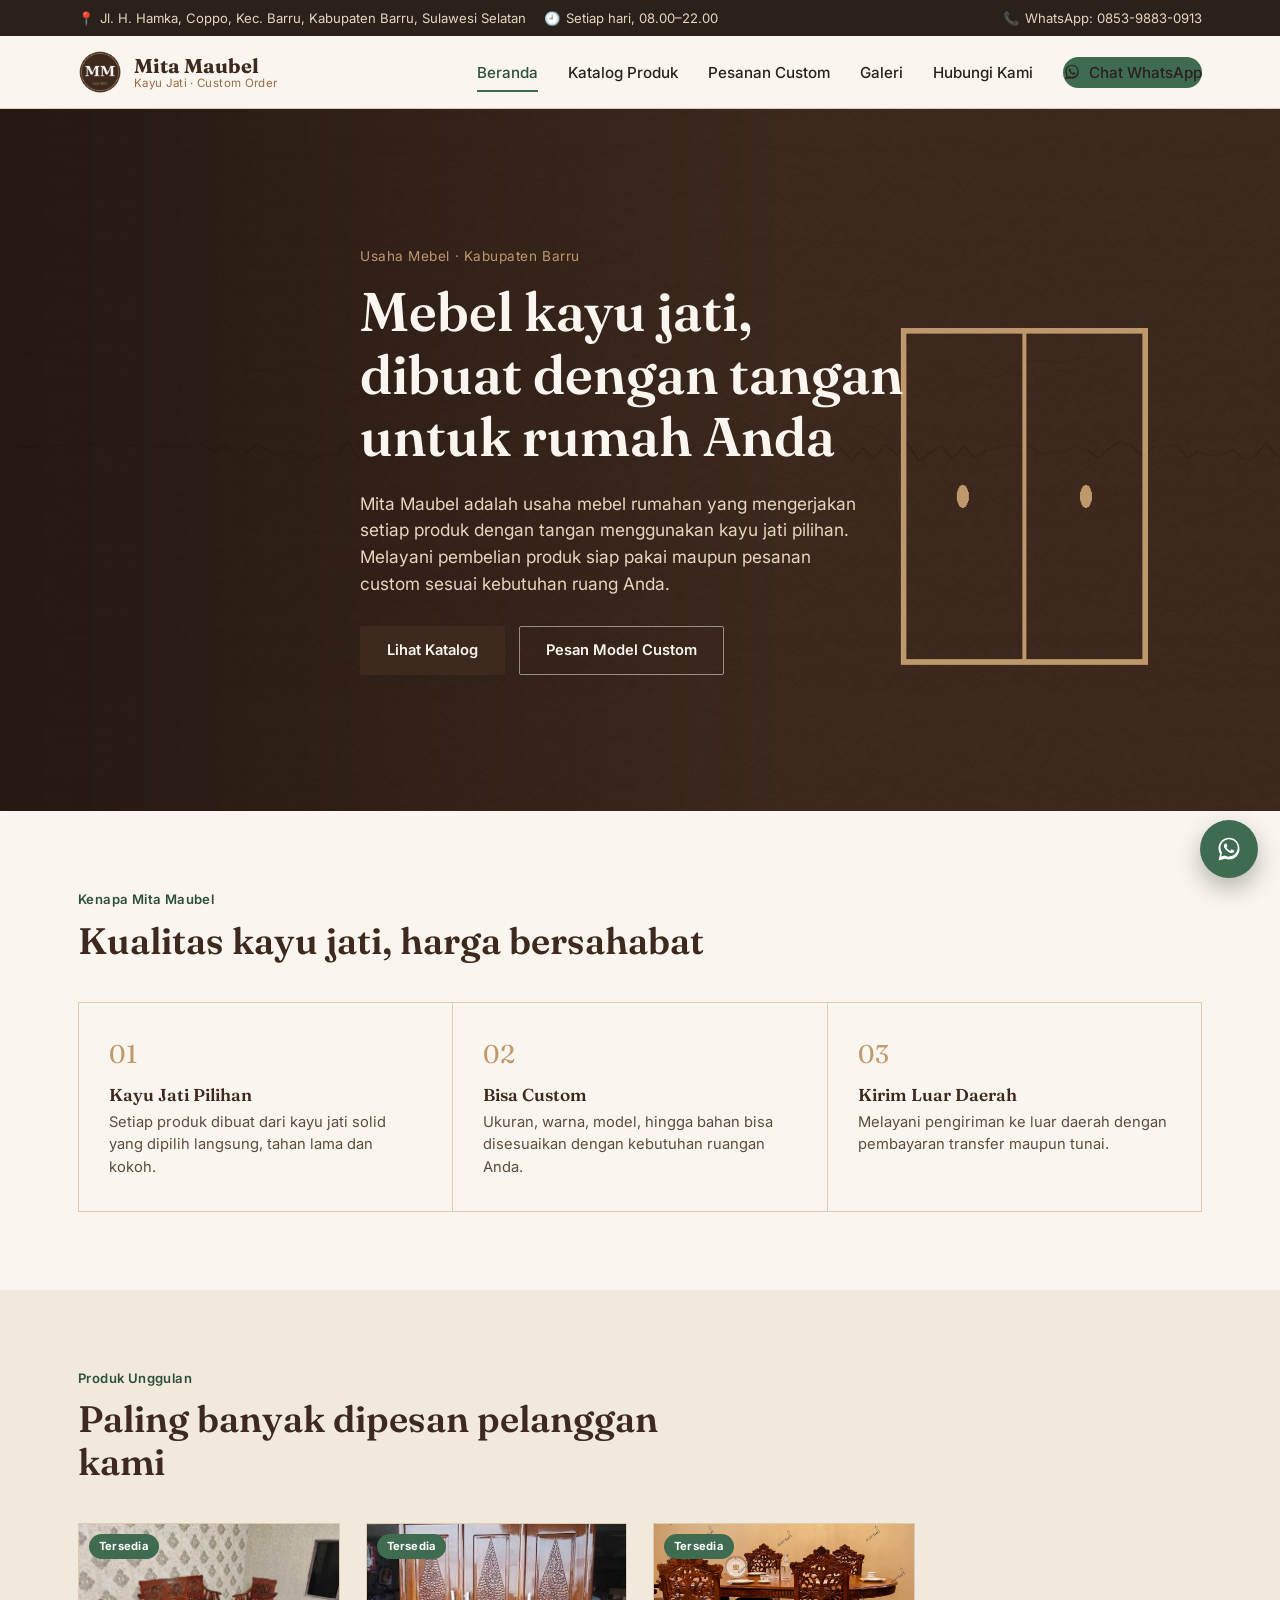
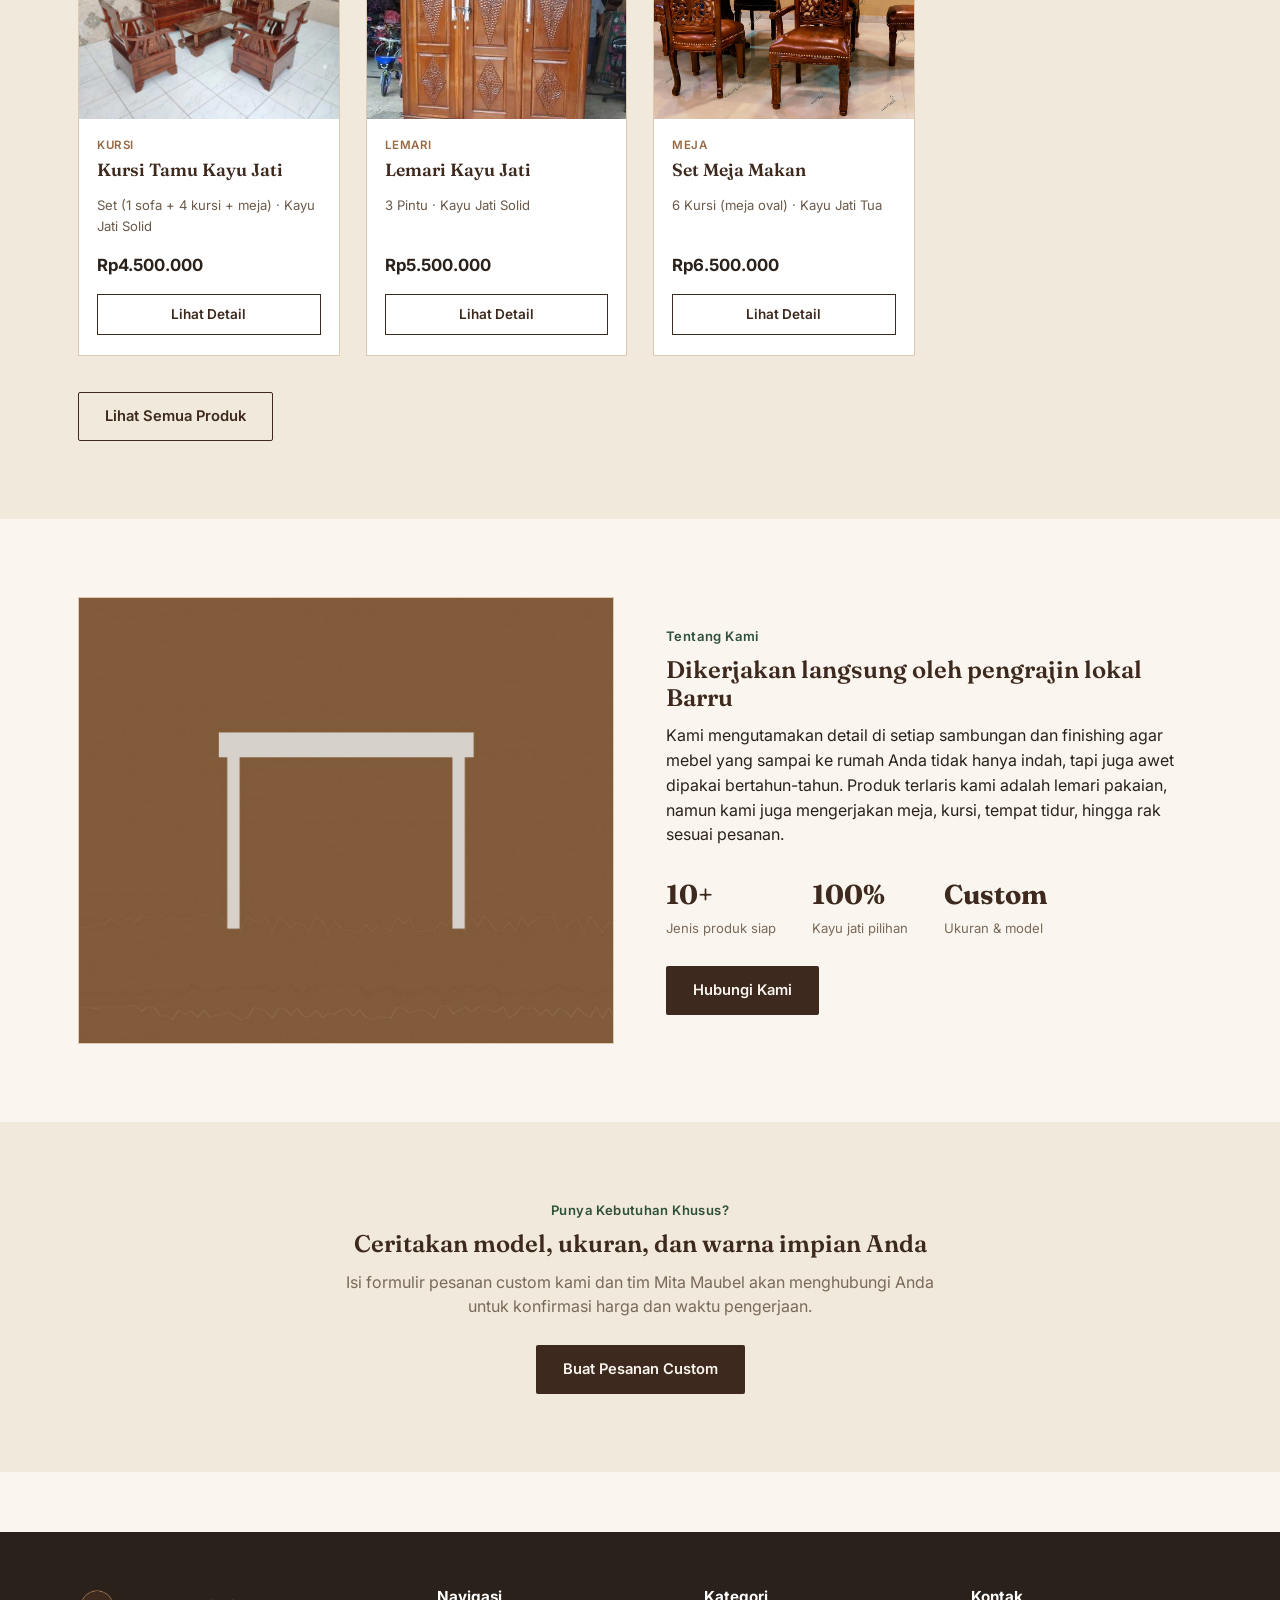
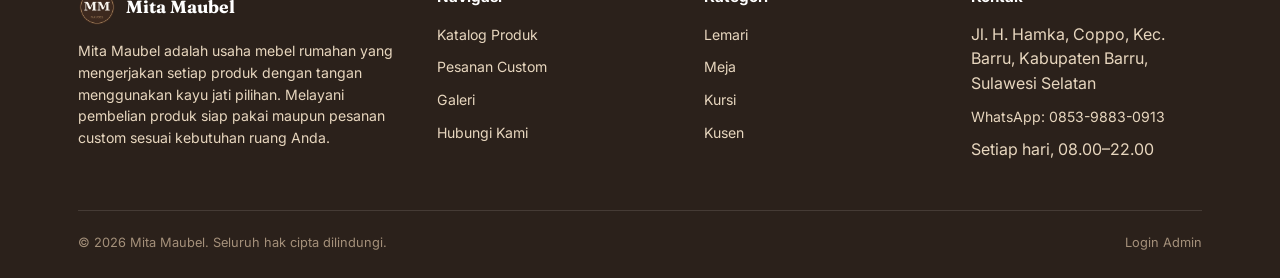
<file: index.html>
<!DOCTYPE html>
<html lang="id">
<head>
<meta charset="UTF-8">
<meta name="viewport" content="width=device-width, initial-scale=1.0">
<title>Mita Maubel — Mebel Kayu Jati Berkualitas | Barru</title>
<meta name="description" content="Mita Maubel menyediakan lemari, meja, kursi, tempat tidur dan rak dari kayu jati pilihan. Terima pesanan custom, melayani pengiriman luar daerah.">
<link rel="icon" href="images/logo.png">
<link rel="stylesheet" href="css/style.css">
</head>
<body>

<div class="topbar">
  <div class="wrap">
    <div class="topbar__info">
      <span>📍 <span data-mm="alamat">Jl. H. Hamka, Coppo, Kec. Barru</span></span>
      <span>🕘 <span data-mm="jam">Setiap hari, 08.00–22.00</span></span>
    </div>
    <div class="topbar__info">
      <span>📞 <a href="#" data-mm-wa="Halo Mita Maubel, saya ingin bertanya.">WhatsApp: <span data-mm="wa-display">0853-9883-0913</span></a></span>
    </div>
  </div>
</div>

<header class="site-header">
  <div class="wrap">
    <a href="index.html" class="brand">
      <img src="images/logo.png" alt="Logo Mita Maubel">
      <span class="brand__text">
        <span class="brand__name" data-mm="business-name">Mita Maubel</span>
        <span class="brand__tag">Kayu Jati &middot; Custom Order</span>
      </span>
    </a>
    <nav class="nav">
      <a href="index.html" data-page="beranda" class="active">Beranda</a>
      <a href="katalog.html" data-page="katalog">Katalog Produk</a>
      <a href="pesanan-custom.html" data-page="custom">Pesanan Custom</a>
      <a href="galeri.html" data-page="galeri">Galeri</a>
      <a href="kontak.html" data-page="kontak">Hubungi Kami</a>
      <a class="btn-wa" href="#" data-mm-wa="Halo Mita Maubel, saya ingin bertanya tentang produk mebel." target="_blank" rel="noopener">Chat WhatsApp</a>
    </nav>
    <button class="nav-toggle" aria-label="Buka menu"><span></span><span></span><span></span></button>
  </div>
</header>

<section class="hero">
  <div class="wrap">
    <div class="hero__inner">
      <div class="hero__eyebrow">Usaha Mebel &middot; Kabupaten Barru</div>
      <h1>Mebel kayu jati, dibuat dengan tangan untuk rumah Anda</h1>
      <p data-mm="deskripsi">Mita Maubel adalah usaha mebel rumahan yang mengerjakan setiap produk dengan tangan menggunakan kayu jati pilihan.</p>
      <div class="hero__cta">
        <a class="btn btn--primary" href="katalog.html">Lihat Katalog</a>
        <a class="btn btn--ghost" href="pesanan-custom.html">Pesan Model Custom</a>
      </div>
    </div>
  </div>
</section>

<section class="section">
  <div class="wrap">
    <div class="section__head">
      <div class="section__eyebrow">Kenapa Mita Maubel</div>
      <h2>Kualitas kayu jati, harga bersahabat</h2>
    </div>
  </div>
  <div class="wrap">
    <div class="features">
      <div class="feature">
        <span class="feature__num">01</span>
        <h3>Kayu Jati Pilihan</h3>
        <p>Setiap produk dibuat dari kayu jati solid yang dipilih langsung, tahan lama dan kokoh.</p>
      </div>
      <div class="feature">
        <span class="feature__num">02</span>
        <h3>Bisa Custom</h3>
        <p>Ukuran, warna, model, hingga bahan bisa disesuaikan dengan kebutuhan ruangan Anda.</p>
      </div>
      <div class="feature">
        <span class="feature__num">03</span>
        <h3>Kirim Luar Daerah</h3>
        <p>Melayani pengiriman ke luar daerah dengan pembayaran transfer maupun tunai.</p>
      </div>
    </div>
  </div>
</section>

<section class="section section--tint">
  <div class="wrap">
    <div class="section__head">
      <div class="section__eyebrow">Produk Unggulan</div>
      <h2>Paling banyak dipesan pelanggan kami</h2>
    </div>
    <div class="products-grid" id="featured-grid"></div>
    <div class="section__foot">
      <a class="btn btn--outline" href="katalog.html">Lihat Semua Produk</a>
    </div>
  </div>
</section>

<section class="section">
  <div class="wrap">
    <div class="about-split">
      <img src="images/tentang-kami.jpg" alt="Proses pembuatan mebel Mita Maubel">
      <div>
        <div class="section__eyebrow">Tentang Kami</div>
        <h2>Dikerjakan langsung oleh pengrajin lokal Barru</h2>
        <p>Kami mengutamakan detail di setiap sambungan dan finishing agar mebel yang sampai ke rumah Anda tidak hanya indah, tapi juga awet dipakai bertahun-tahun. Produk terlaris kami adalah lemari pakaian, namun kami juga mengerjakan meja, kursi, tempat tidur, hingga rak sesuai pesanan.</p>
        <div class="stat-row">
          <div class="stat"><b>10+</b><span>Jenis produk siap</span></div>
          <div class="stat"><b>100%</b><span>Kayu jati pilihan</span></div>
          <div class="stat"><b>Custom</b><span>Ukuran & model</span></div>
        </div>
        <div class="hero__cta" style="margin-top:26px;">
          <a class="btn btn--primary" href="kontak.html">Hubungi Kami</a>
        </div>
      </div>
    </div>
  </div>
</section>

<section class="section section--tint">
  <div class="wrap center">
    <div class="section__eyebrow">Punya Kebutuhan Khusus?</div>
    <h2>Ceritakan model, ukuran, dan warna impian Anda</h2>
    <p class="muted" style="max-width:60ch;margin:0 auto 26px;">Isi formulir pesanan custom kami dan tim Mita Maubel akan menghubungi Anda untuk konfirmasi harga dan waktu pengerjaan.</p>
    <a class="btn btn--primary" href="pesanan-custom.html">Buat Pesanan Custom</a>
  </div>
</section>

<footer class="site-footer">
  <div class="wrap">
    <div class="footer-grid">
      <div>
        <div class="footer-brand">
          <img src="images/logo.png" alt="Logo Mita Maubel">
          <span>Mita Maubel</span>
        </div>
        <p data-mm="deskripsi">Mita Maubel adalah usaha mebel rumahan yang mengerjakan setiap produk dengan tangan menggunakan kayu jati pilihan.</p>
      </div>
      <div>
        <h4>Navigasi</h4>
        <ul>
          <li><a href="katalog.html">Katalog Produk</a></li>
          <li><a href="pesanan-custom.html">Pesanan Custom</a></li>
          <li><a href="galeri.html">Galeri</a></li>
          <li><a href="kontak.html">Hubungi Kami</a></li>
        </ul>
      </div>
      <div>
        <h4>Kategori</h4>
        <ul>
          <li><a href="katalog.html?kategori=Lemari">Lemari</a></li>
          <li><a href="katalog.html?kategori=Meja">Meja</a></li>
          <li><a href="katalog.html?kategori=Kursi">Kursi</a></li>
          <li><a href="katalog.html?kategori=Kusen">Kusen</a></li>
        </ul>
      </div>
      <div>
        <h4>Kontak</h4>
        <ul>
          <li data-mm="alamat">Jl. H. Hamka, Coppo, Kec. Barru</li>
          <li><a href="#" data-mm-wa="Halo Mita Maubel, saya ingin bertanya.">WhatsApp: <span data-mm="wa-display">0853-9883-0913</span></a></li>
          <li data-mm="jam">Setiap hari, 08.00–22.00</li>
        </ul>
      </div>
    </div>
    <div class="footer-bottom">
      <span>&copy; 2026 Mita Maubel. Seluruh hak cipta dilindungi.</span>
      <a href="admin/index.html">Login Admin</a>
    </div>
  </div>
</footer>

<a class="wa-float" href="#" target="_blank" rel="noopener" aria-label="Chat WhatsApp"></a>

<script src="js/data.js"></script>
<script src="js/main.js"></script>
<script>
  mmInitChrome('beranda');
  mmRenderFeatured('featured-grid');
</script>
</body>
</html>
</file>
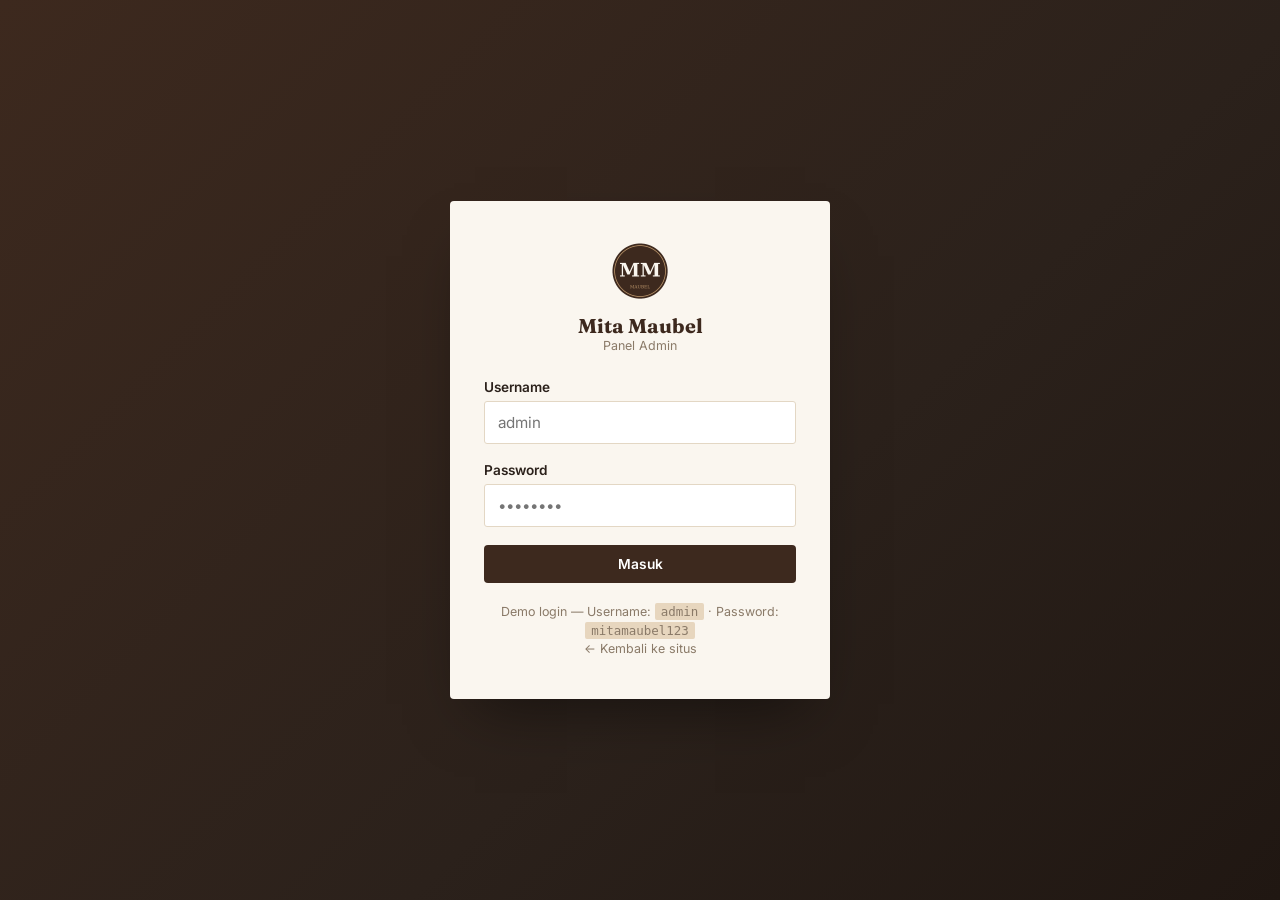
<file: admin/index.html>
<!DOCTYPE html>
<html lang="id">
<head>
<meta charset="UTF-8">
<meta name="viewport" content="width=device-width, initial-scale=1.0">
<title>Login Admin — Mita Maubel</title>
<link rel="icon" href="../images/logo.png">
<link rel="stylesheet" href="css/admin.css">
</head>
<body>

<div class="login-shell">
  <div class="login-card">
    <div class="brand-mark">
      <img src="../images/logo.png" alt="Logo Mita Maubel">
      <span>Mita Maubel</span>
      <small>Panel Admin</small>
    </div>

    <div class="login-error" id="login-error">Username atau password salah. Silakan coba lagi.</div>

    <form id="login-form">
      <div class="login-field">
        <label for="user">Username</label>
        <input type="text" id="user" name="user" required autocomplete="username" placeholder="admin">
      </div>
      <div class="login-field">
        <label for="pass">Password</label>
        <input type="password" id="pass" name="pass" required autocomplete="current-password" placeholder="••••••••">
      </div>
      <button type="submit" class="btn btn--primary btn--block">Masuk</button>
    </form>

    <div class="login-hint">
      Demo login &mdash; Username: <code>admin</code> &middot; Password: <code>mitamaubel123</code><br>
      <a href="../index.html">&larr; Kembali ke situs</a>
    </div>
  </div>
</div>

<script src="../js/data.js"></script>
<script src="js/admin.js"></script>
<script>
  if(mmIsLoggedIn()){ window.location.href = 'dashboard.html'; }

  document.getElementById('login-form').addEventListener('submit', function(e){
    e.preventDefault();
    const user = document.getElementById('user').value.trim();
    const pass = document.getElementById('pass').value;
    const errBox = document.getElementById('login-error');
    if(mmLogin(user, pass)){
      window.location.href = 'dashboard.html';
    } else {
      errBox.classList.add('show');
    }
  });
</script>
</body>
</html>
</file>
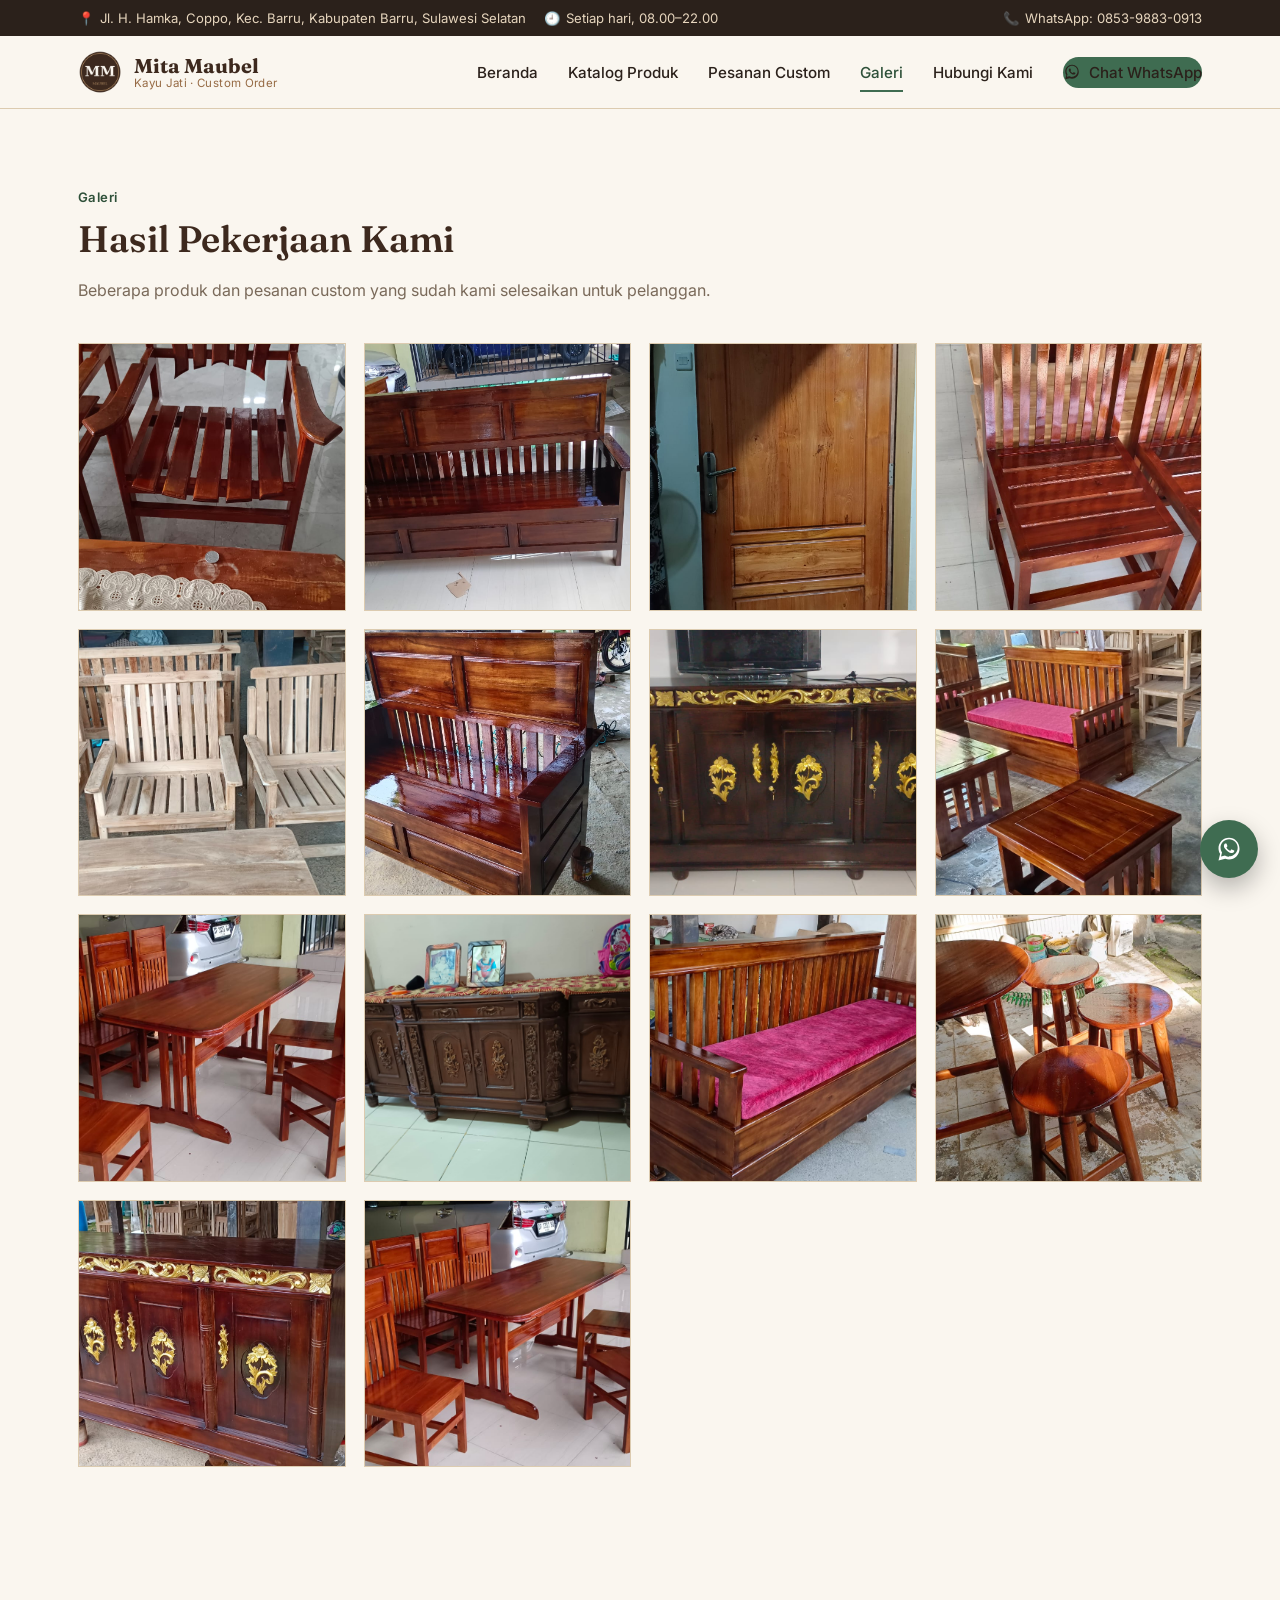
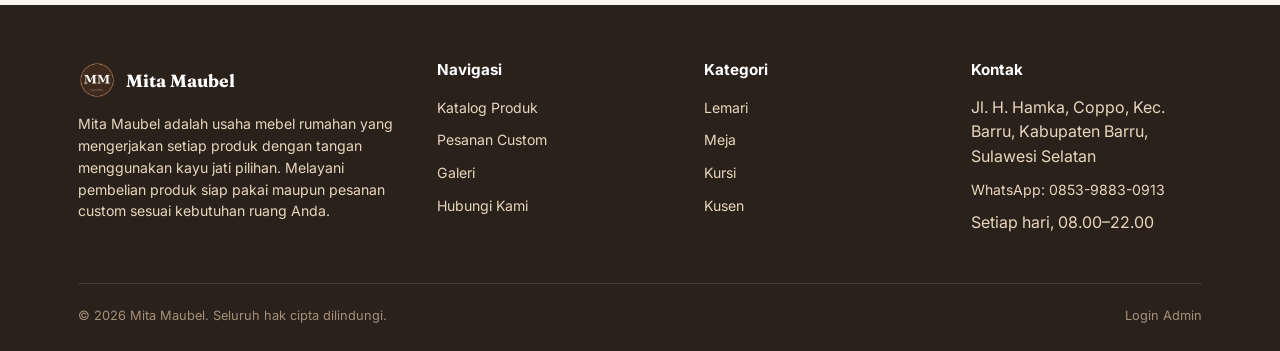
<file: galeri.html>
<!DOCTYPE html>
<html lang="id">
<head>
<meta charset="UTF-8">
<meta name="viewport" content="width=device-width, initial-scale=1.0">
<title>Galeri — Mita Maubel</title>
<link rel="icon" href="images/logo.png">
<link rel="stylesheet" href="css/style.css">
</head>
<body>

<div class="topbar">
  <div class="wrap">
    <div class="topbar__info">
      <span>📍 <span data-mm="alamat">Jl. H. Hamka, Coppo, Kec. Barru</span></span>
      <span>🕘 <span data-mm="jam">Setiap hari, 08.00–22.00</span></span>
    </div>
    <div class="topbar__info">
      <span>📞 <a href="#" data-mm-wa="Halo Mita Maubel, saya ingin bertanya.">WhatsApp: <span data-mm="wa-display">0853-9883-0913</span></a></span>
    </div>
  </div>
</div>

<header class="site-header">
  <div class="wrap">
    <a href="index.html" class="brand">
      <img src="images/logo.png" alt="Logo Mita Maubel">
      <span class="brand__text">
        <span class="brand__name" data-mm="business-name">Mita Maubel</span>
        <span class="brand__tag">Kayu Jati &middot; Custom Order</span>
      </span>
    </a>
    <nav class="nav">
      <a href="index.html" data-page="beranda">Beranda</a>
      <a href="katalog.html" data-page="katalog">Katalog Produk</a>
      <a href="pesanan-custom.html" data-page="custom">Pesanan Custom</a>
      <a href="galeri.html" data-page="galeri" class="active">Galeri</a>
      <a href="kontak.html" data-page="kontak">Hubungi Kami</a>
      <a class="btn-wa" href="#" data-mm-wa="Halo Mita Maubel, saya ingin bertanya tentang produk mebel." target="_blank" rel="noopener">Chat WhatsApp</a>
    </nav>
    <button class="nav-toggle" aria-label="Buka menu"><span></span><span></span><span></span></button>
  </div>
</header>

<section class="section">
  <div class="wrap">
    <div class="section__head">
      <div class="section__eyebrow">Galeri</div>
      <h2>Hasil Pekerjaan Kami</h2>
      <p class="muted">Beberapa produk dan pesanan custom yang sudah kami selesaikan untuk pelanggan.</p>
    </div>
    <div class="gallery-grid" id="gallery-grid"></div>
  </div>
</section>

<footer class="site-footer">
  <div class="wrap">
    <div class="footer-grid">
      <div>
        <div class="footer-brand">
          <img src="images/logo.png" alt="Logo Mita Maubel">
          <span>Mita Maubel</span>
        </div>
        <p data-mm="deskripsi">Mita Maubel adalah usaha mebel rumahan yang mengerjakan setiap produk dengan tangan menggunakan kayu jati pilihan.</p>
      </div>
      <div>
        <h4>Navigasi</h4>
        <ul>
          <li><a href="katalog.html">Katalog Produk</a></li>
          <li><a href="pesanan-custom.html">Pesanan Custom</a></li>
          <li><a href="galeri.html">Galeri</a></li>
          <li><a href="kontak.html">Hubungi Kami</a></li>
        </ul>
      </div>
      <div>
        <h4>Kategori</h4>
        <ul>
          <li><a href="katalog.html?kategori=Lemari">Lemari</a></li>
          <li><a href="katalog.html?kategori=Meja">Meja</a></li>
          <li><a href="katalog.html?kategori=Kursi">Kursi</a></li>
          <li><a href="katalog.html?kategori=Kusen">Kusen</a></li>
        </ul>
      </div>
      <div>
        <h4>Kontak</h4>
        <ul>
          <li data-mm="alamat">Jl. H. Hamka, Coppo, Kec. Barru</li>
          <li><a href="#" data-mm-wa="Halo Mita Maubel, saya ingin bertanya.">WhatsApp: <span data-mm="wa-display">0853-9883-0913</span></a></li>
          <li data-mm="jam">Setiap hari, 08.00–22.00</li>
        </ul>
      </div>
    </div>
    <div class="footer-bottom">
      <span>&copy; 2026 Mita Maubel. Seluruh hak cipta dilindungi.</span>
      <a href="admin/index.html">Login Admin</a>
    </div>
  </div>
</footer>

<a class="wa-float" href="#" target="_blank" rel="noopener" aria-label="Chat WhatsApp"></a>

<script src="js/data.js"></script>
<script src="js/main.js"></script>
<script>
  mmInitChrome('galeri');
  mmRenderGallery('gallery-grid');
</script>
</body>
</html>
</file>
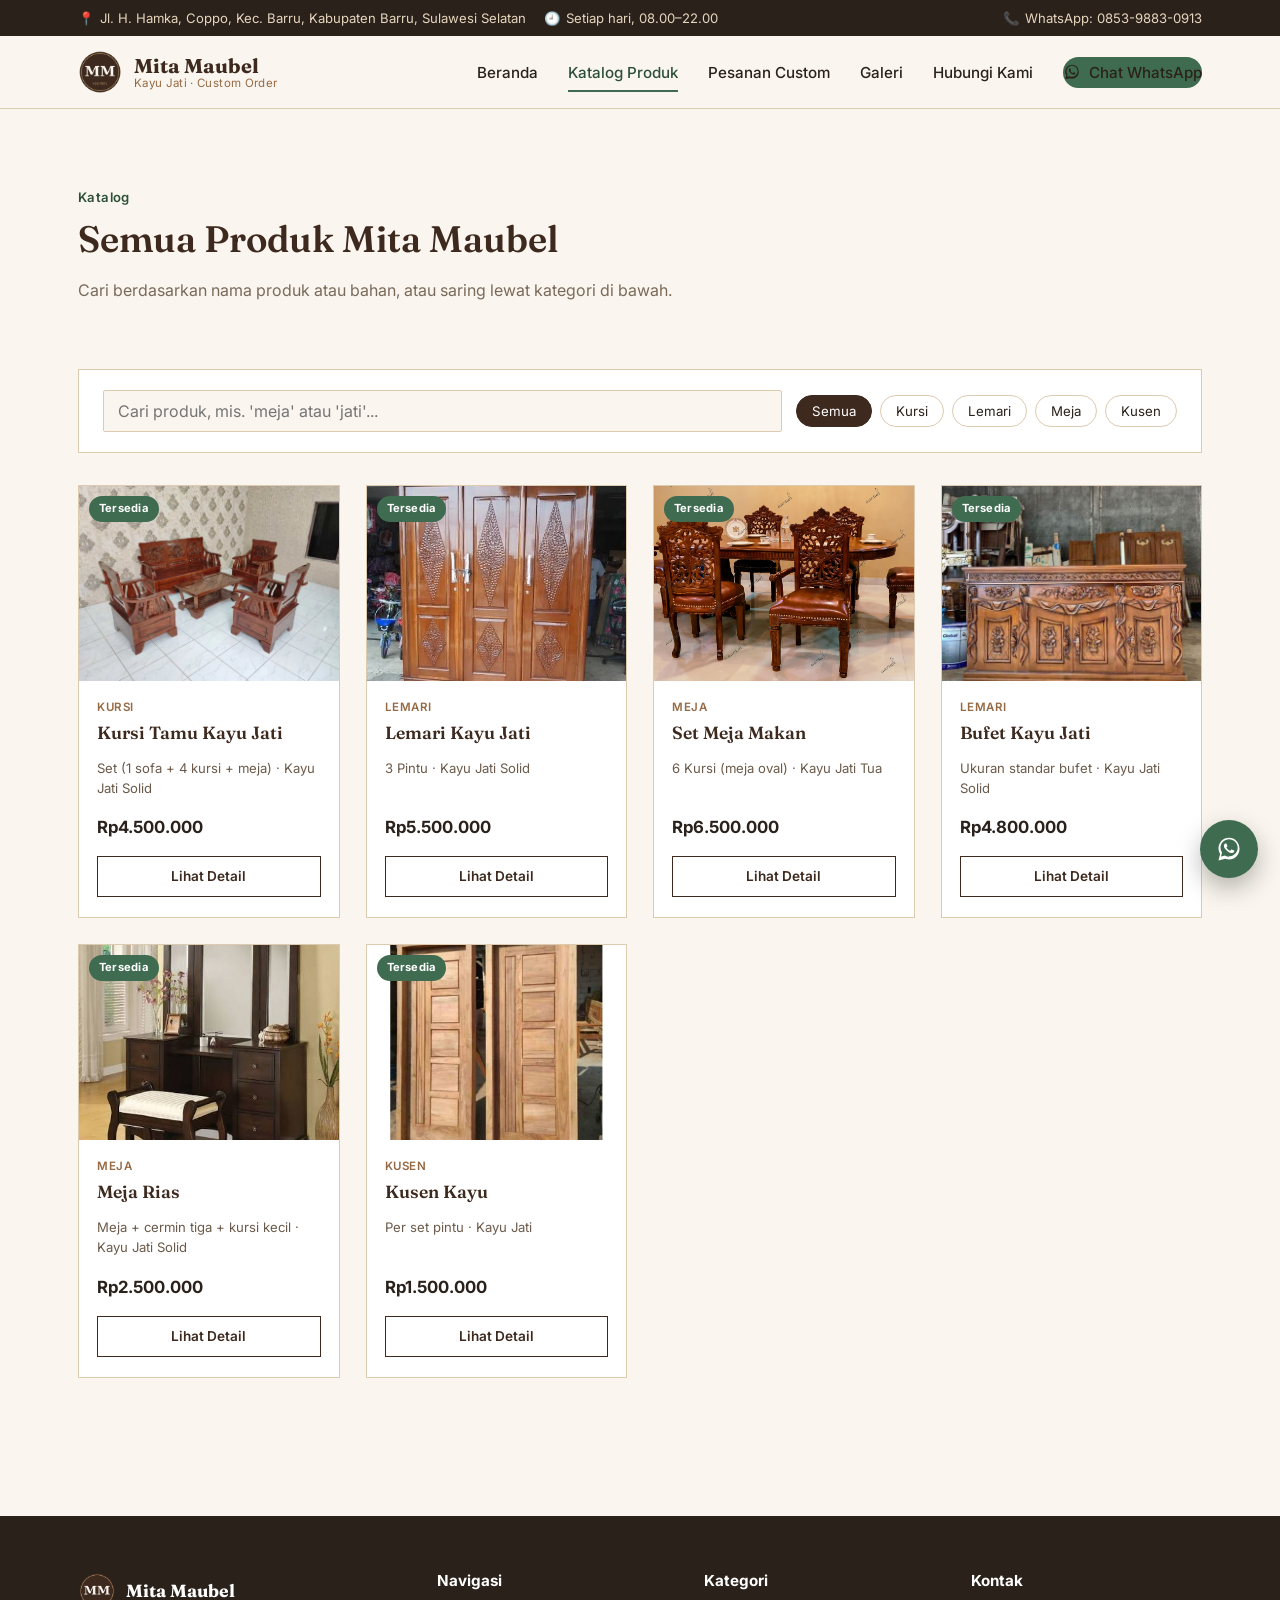
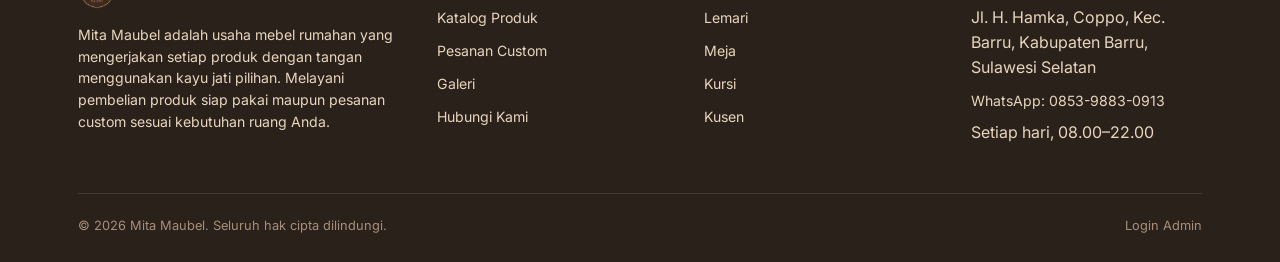
<file: katalog.html>
<!DOCTYPE html>
<html lang="id">
<head>
<meta charset="UTF-8">
<meta name="viewport" content="width=device-width, initial-scale=1.0">
<title>Katalog Produk — Mita Maubel</title>
<link rel="icon" href="images/logo.png">
<link rel="stylesheet" href="css/style.css">
</head>
<body>

<div class="topbar">
  <div class="wrap">
    <div class="topbar__info">
      <span>📍 <span data-mm="alamat">Jl. H. Hamka, Coppo, Kec. Barru</span></span>
      <span>🕘 <span data-mm="jam">Setiap hari, 08.00–22.00</span></span>
    </div>
    <div class="topbar__info">
      <span>📞 <a href="#" data-mm-wa="Halo Mita Maubel, saya ingin bertanya.">WhatsApp: <span data-mm="wa-display">0853-9883-0913</span></a></span>
    </div>
  </div>
</div>

<header class="site-header">
  <div class="wrap">
    <a href="index.html" class="brand">
      <img src="images/logo.png" alt="Logo Mita Maubel">
      <span class="brand__text">
        <span class="brand__name" data-mm="business-name">Mita Maubel</span>
        <span class="brand__tag">Kayu Jati &middot; Custom Order</span>
      </span>
    </a>
    <nav class="nav">
      <a href="index.html" data-page="beranda">Beranda</a>
      <a href="katalog.html" data-page="katalog" class="active">Katalog Produk</a>
      <a href="pesanan-custom.html" data-page="custom">Pesanan Custom</a>
      <a href="galeri.html" data-page="galeri">Galeri</a>
      <a href="kontak.html" data-page="kontak">Hubungi Kami</a>
      <a class="btn-wa" href="#" data-mm-wa="Halo Mita Maubel, saya ingin bertanya tentang produk mebel." target="_blank" rel="noopener">Chat WhatsApp</a>
    </nav>
    <button class="nav-toggle" aria-label="Buka menu"><span></span><span></span><span></span></button>
  </div>
</header>

<section class="section" style="padding-bottom:0;">
  <div class="wrap">
    <div class="section__head">
      <div class="section__eyebrow">Katalog</div>
      <h2>Semua Produk Mita Maubel</h2>
      <p class="muted">Cari berdasarkan nama produk atau bahan, atau saring lewat kategori di bawah.</p>
    </div>
  </div>
</section>

<section class="section" style="padding-top:26px;">
  <div class="wrap">
    <div class="filterbar">
      <input type="search" id="catalog-search" placeholder="Cari produk, mis. 'meja' atau 'jati'...">
      <div class="chip-row" id="catalog-chips"></div>
    </div>

    <div class="products-grid" id="catalog-grid"></div>
    <div class="empty-state" id="catalog-empty" style="display:none;">
      <h3>Produk tidak ditemukan</h3>
      <p class="muted">Coba kata kunci lain, atau hubungi kami langsung untuk pesanan custom.</p>
      <a class="btn btn--outline" href="pesanan-custom.html">Pesan Custom</a>
    </div>
  </div>
</section>

<footer class="site-footer">
  <div class="wrap">
    <div class="footer-grid">
      <div>
        <div class="footer-brand">
          <img src="images/logo.png" alt="Logo Mita Maubel">
          <span>Mita Maubel</span>
        </div>
        <p data-mm="deskripsi">Mita Maubel adalah usaha mebel rumahan yang mengerjakan setiap produk dengan tangan menggunakan kayu jati pilihan.</p>
      </div>
      <div>
        <h4>Navigasi</h4>
        <ul>
          <li><a href="katalog.html">Katalog Produk</a></li>
          <li><a href="pesanan-custom.html">Pesanan Custom</a></li>
          <li><a href="galeri.html">Galeri</a></li>
          <li><a href="kontak.html">Hubungi Kami</a></li>
        </ul>
      </div>
      <div>
        <h4>Kategori</h4>
        <ul>
          <li><a href="katalog.html?kategori=Lemari">Lemari</a></li>
          <li><a href="katalog.html?kategori=Meja">Meja</a></li>
          <li><a href="katalog.html?kategori=Kursi">Kursi</a></li>
          <li><a href="katalog.html?kategori=Kusen">Kusen</a></li>
        </ul>
      </div>
      <div>
        <h4>Kontak</h4>
        <ul>
          <li data-mm="alamat">Jl. H. Hamka, Coppo, Kec. Barru</li>
          <li><a href="#" data-mm-wa="Halo Mita Maubel, saya ingin bertanya.">WhatsApp: <span data-mm="wa-display">0853-9883-0913</span></a></li>
          <li data-mm="jam">Setiap hari, 08.00–22.00</li>
        </ul>
      </div>
    </div>
    <div class="footer-bottom">
      <span>&copy; 2026 Mita Maubel. Seluruh hak cipta dilindungi.</span>
      <a href="admin/index.html">Login Admin</a>
    </div>
  </div>
</footer>

<a class="wa-float" href="#" target="_blank" rel="noopener" aria-label="Chat WhatsApp"></a>

<script src="js/data.js"></script>
<script src="js/main.js"></script>
<script>
  mmInitChrome('katalog');
  mmInitCatalog();
</script>
</body>
</html>
</file>
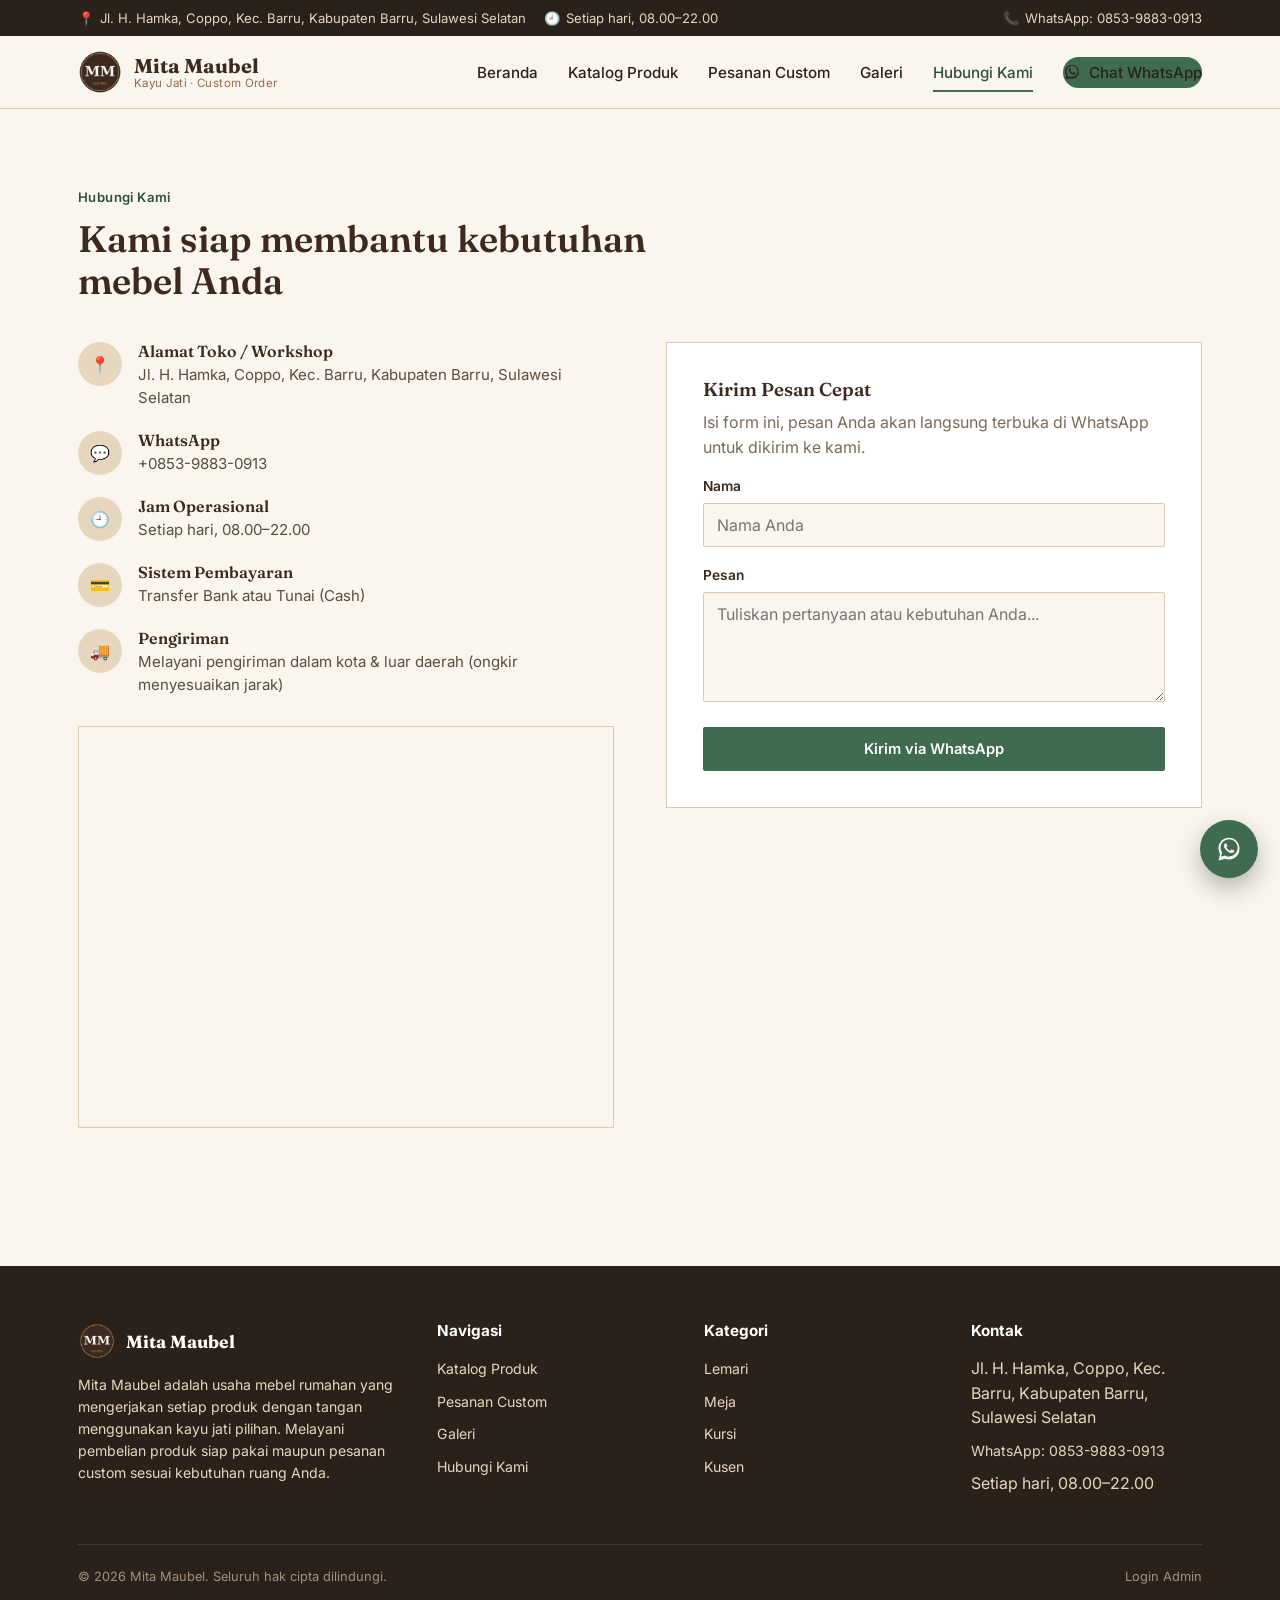
<file: kontak.html>
<!DOCTYPE html>
<html lang="id">
<head>
<meta charset="UTF-8">
<meta name="viewport" content="width=device-width, initial-scale=1.0">
<title>Hubungi Kami — Mita Maubel</title>
<link rel="icon" href="images/logo.png">
<link rel="stylesheet" href="css/style.css">
</head>
<body>

<div class="topbar">
  <div class="wrap">
    <div class="topbar__info">
      <span>📍 <span data-mm="alamat">Jl. H. Hamka, Coppo, Kec. Barru</span></span>
      <span>🕘 <span data-mm="jam">Setiap hari, 08.00–22.00</span></span>
    </div>
    <div class="topbar__info">
      <span>📞 <a href="#" data-mm-wa="Halo Mita Maubel, saya ingin bertanya.">WhatsApp: <span data-mm="wa-display">0853-9883-0913</span></a></span>
    </div>
  </div>
</div>

<header class="site-header">
  <div class="wrap">
    <a href="index.html" class="brand">
      <img src="images/logo.png" alt="Logo Mita Maubel">
      <span class="brand__text">
        <span class="brand__name" data-mm="business-name">Mita Maubel</span>
        <span class="brand__tag">Kayu Jati &middot; Custom Order</span>
      </span>
    </a>
    <nav class="nav">
      <a href="index.html" data-page="beranda">Beranda</a>
      <a href="katalog.html" data-page="katalog">Katalog Produk</a>
      <a href="pesanan-custom.html" data-page="custom">Pesanan Custom</a>
      <a href="galeri.html" data-page="galeri">Galeri</a>
      <a href="kontak.html" data-page="kontak" class="active">Hubungi Kami</a>
      <a class="btn-wa" href="#" data-mm-wa="Halo Mita Maubel, saya ingin bertanya tentang produk mebel." target="_blank" rel="noopener">Chat WhatsApp</a>
    </nav>
    <button class="nav-toggle" aria-label="Buka menu"><span></span><span></span><span></span></button>
  </div>
</header>

<section class="section">
  <div class="wrap">
    <div class="section__head">
      <div class="section__eyebrow">Hubungi Kami</div>
      <h2>Kami siap membantu kebutuhan mebel Anda</h2>
    </div>

    <div class="contact-grid">
      <div>
        <div class="contact-list">
          <div class="contact-item">
            <div class="contact-item__icon">📍</div>
            <div>
              <h4>Alamat Toko / Workshop</h4>
              <p data-mm="alamat">Jl. H. Hamka, Coppo, Kec. Barru, Kabupaten Barru</p>
            </div>
          </div>
          <div class="contact-item">
            <div class="contact-item__icon">💬</div>
            <div>
              <h4>WhatsApp</h4>
              <p><a href="#" data-mm-wa="Halo Mita Maubel, saya ingin bertanya.">+<span data-mm="wa-display">0853-9883-0913</span></a></p>
            </div>
          </div>
          <div class="contact-item">
            <div class="contact-item__icon">🕘</div>
            <div>
              <h4>Jam Operasional</h4>
              <p data-mm="jam">Setiap hari, 08.00–22.00</p>
            </div>
          </div>
          <div class="contact-item">
            <div class="contact-item__icon">💳</div>
            <div>
              <h4>Sistem Pembayaran</h4>
              <p data-mm="pembayaran">Transfer Bank atau Tunai (Cash)</p>
            </div>
          </div>
          <div class="contact-item">
            <div class="contact-item__icon">🚚</div>
            <div>
              <h4>Pengiriman</h4>
              <p data-mm="pengiriman">Melayani pengiriman dalam kota & luar daerah</p>
            </div>
          </div>
        </div>

        <div class="map-frame" style="margin-top:30px;">
          <iframe data-mm="map" loading="lazy" referrerpolicy="no-referrer-when-downgrade" title="Lokasi Mita Maubel"></iframe>
        </div>
      </div>

      <div class="form-panel" style="max-width:none;">
        <h3 class="mt-0">Kirim Pesan Cepat</h3>
        <p class="muted">Isi form ini, pesan Anda akan langsung terbuka di WhatsApp untuk dikirim ke kami.</p>
        <form id="contact-form">
          <div class="field" style="margin-bottom:18px;">
            <label for="c-nama">Nama</label>
            <input type="text" id="c-nama" name="nama" required placeholder="Nama Anda">
          </div>
          <div class="field" style="margin-bottom:18px;">
            <label for="c-pesan">Pesan</label>
            <textarea id="c-pesan" name="pesan" required placeholder="Tuliskan pertanyaan atau kebutuhan Anda..."></textarea>
          </div>
          <button type="submit" class="btn btn--sage btn--block">Kirim via WhatsApp</button>
        </form>
      </div>
    </div>
  </div>
</section>

<footer class="site-footer">
  <div class="wrap">
    <div class="footer-grid">
      <div>
        <div class="footer-brand">
          <img src="images/logo.png" alt="Logo Mita Maubel">
          <span>Mita Maubel</span>
        </div>
        <p data-mm="deskripsi">Mita Maubel adalah usaha mebel rumahan yang mengerjakan setiap produk dengan tangan menggunakan kayu jati pilihan.</p>
      </div>
      <div>
        <h4>Navigasi</h4>
        <ul>
          <li><a href="katalog.html">Katalog Produk</a></li>
          <li><a href="pesanan-custom.html">Pesanan Custom</a></li>
          <li><a href="galeri.html">Galeri</a></li>
          <li><a href="kontak.html">Hubungi Kami</a></li>
        </ul>
      </div>
      <div>
        <h4>Kategori</h4>
        <ul>
          <li><a href="katalog.html?kategori=Lemari">Lemari</a></li>
          <li><a href="katalog.html?kategori=Meja">Meja</a></li>
          <li><a href="katalog.html?kategori=Kursi">Kursi</a></li>
          <li><a href="katalog.html?kategori=Kusen">Kusen</a></li>
        </ul>
      </div>
      <div>
        <h4>Kontak</h4>
        <ul>
          <li data-mm="alamat">Jl. H. Hamka, Coppo, Kec. Barru</li>
          <li><a href="#" data-mm-wa="Halo Mita Maubel, saya ingin bertanya.">WhatsApp: <span data-mm="wa-display">0853-9883-0913</span></a></li>
          <li data-mm="jam">Setiap hari, 08.00–22.00</li>
        </ul>
      </div>
    </div>
    <div class="footer-bottom">
      <span>&copy; 2026 Mita Maubel. Seluruh hak cipta dilindungi.</span>
      <a href="admin/index.html">Login Admin</a>
    </div>
  </div>
</footer>

<a class="wa-float" href="#" target="_blank" rel="noopener" aria-label="Chat WhatsApp"></a>

<script src="js/data.js"></script>
<script src="js/main.js"></script>
<script>
  mmInitChrome('kontak');
  mmInitContactForm();
</script>
</body>
</html>
</file>
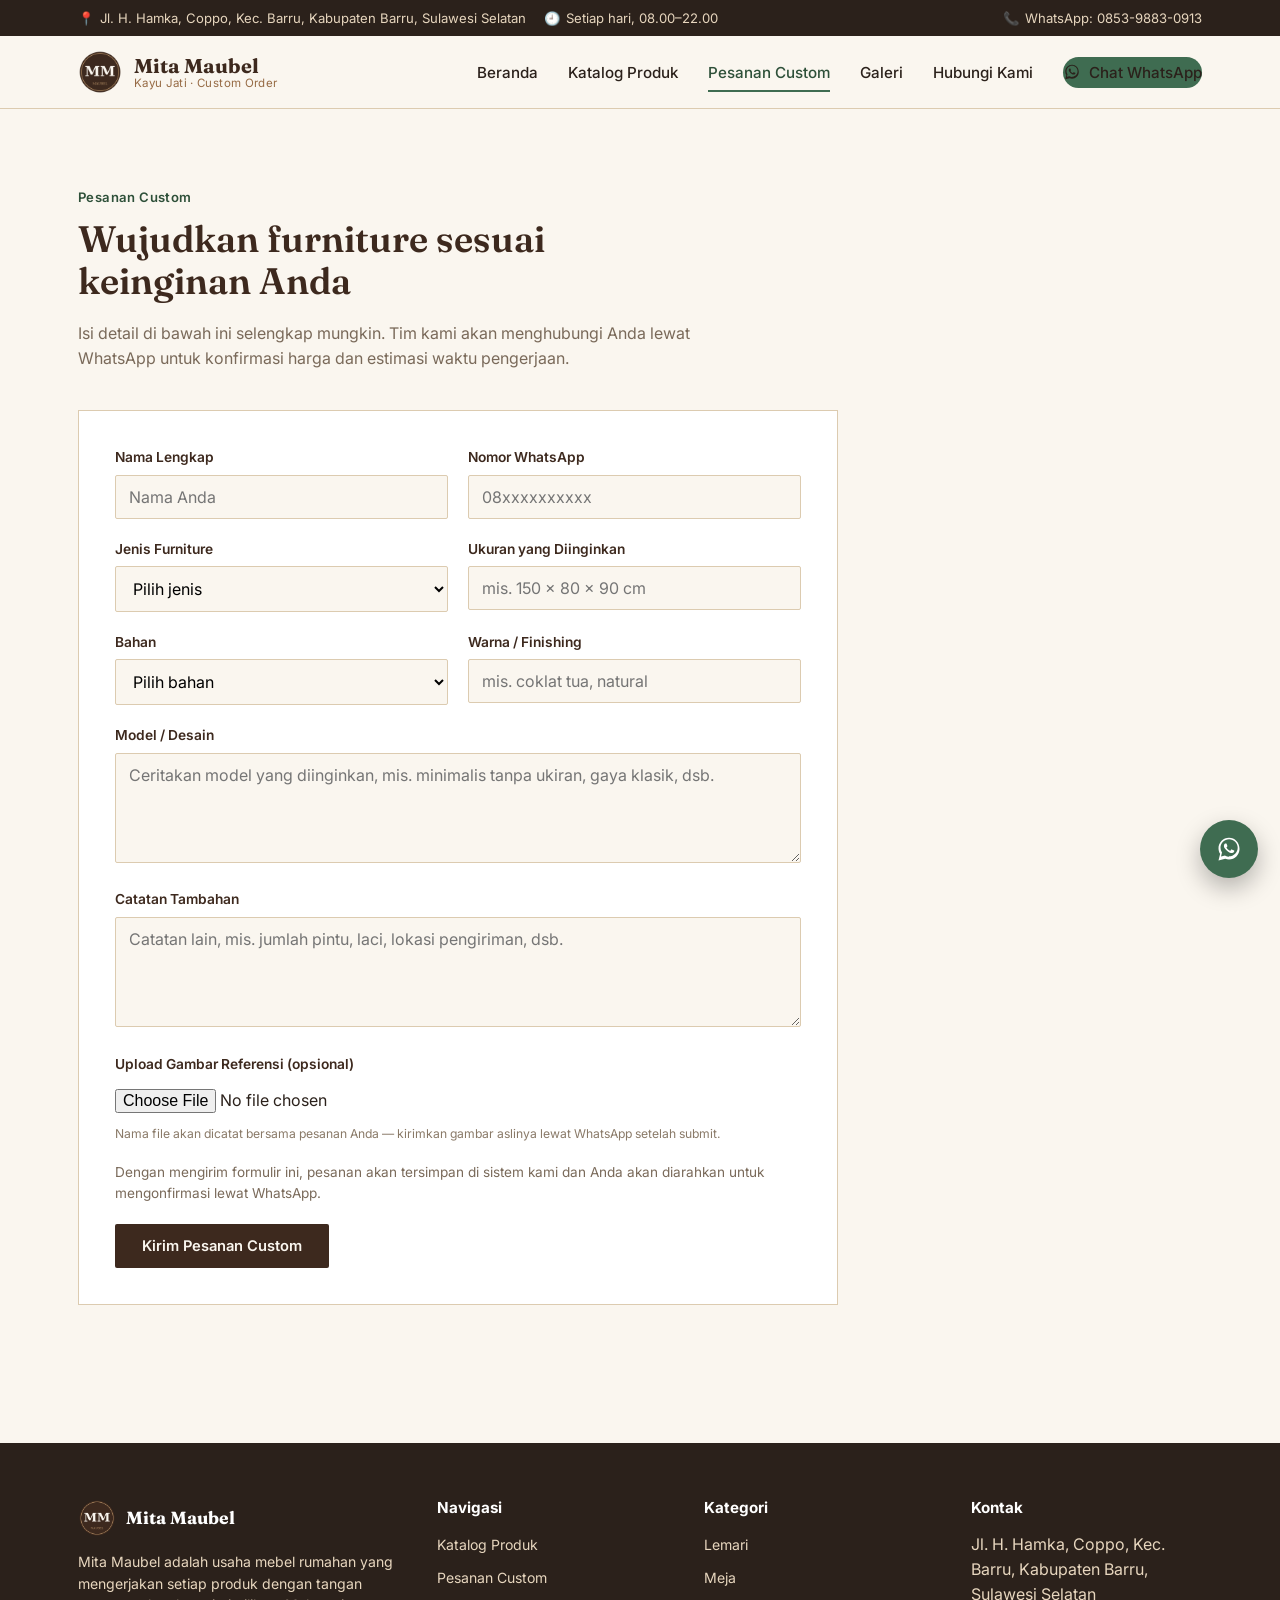
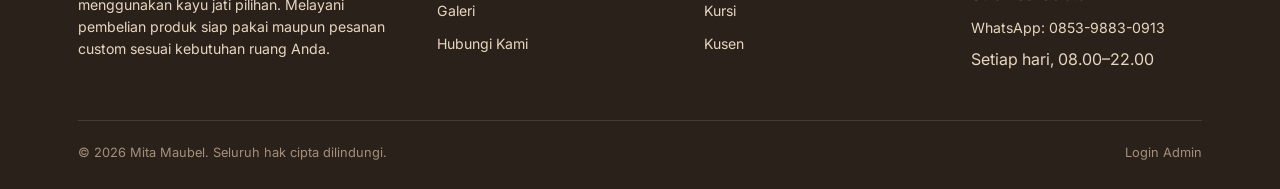
<file: pesanan-custom.html>
<!DOCTYPE html>
<html lang="id">
<head>
<meta charset="UTF-8">
<meta name="viewport" content="width=device-width, initial-scale=1.0">
<title>Pesanan Custom — Mita Maubel</title>
<link rel="icon" href="images/logo.png">
<link rel="stylesheet" href="css/style.css">
</head>
<body>

<div class="topbar">
  <div class="wrap">
    <div class="topbar__info">
      <span>📍 <span data-mm="alamat">Jl. H. Hamka, Coppo, Kec. Barru</span></span>
      <span>🕘 <span data-mm="jam">Setiap hari, 08.00–22.00</span></span>
    </div>
    <div class="topbar__info">
      <span>📞 <a href="#" data-mm-wa="Halo Mita Maubel, saya ingin bertanya.">WhatsApp: <span data-mm="wa-display">0853-9883-0913</span></a></span>
    </div>
  </div>
</div>

<header class="site-header">
  <div class="wrap">
    <a href="index.html" class="brand">
      <img src="images/logo.png" alt="Logo Mita Maubel">
      <span class="brand__text">
        <span class="brand__name" data-mm="business-name">Mita Maubel</span>
        <span class="brand__tag">Kayu Jati &middot; Custom Order</span>
      </span>
    </a>
    <nav class="nav">
      <a href="index.html" data-page="beranda">Beranda</a>
      <a href="katalog.html" data-page="katalog">Katalog Produk</a>
      <a href="pesanan-custom.html" data-page="custom" class="active">Pesanan Custom</a>
      <a href="galeri.html" data-page="galeri">Galeri</a>
      <a href="kontak.html" data-page="kontak">Hubungi Kami</a>
      <a class="btn-wa" href="#" data-mm-wa="Halo Mita Maubel, saya ingin bertanya tentang produk mebel." target="_blank" rel="noopener">Chat WhatsApp</a>
    </nav>
    <button class="nav-toggle" aria-label="Buka menu"><span></span><span></span><span></span></button>
  </div>
</header>

<section class="section">
  <div class="wrap">
    <div class="section__head">
      <div class="section__eyebrow">Pesanan Custom</div>
      <h2>Wujudkan furniture sesuai keinginan Anda</h2>
      <p class="muted">Isi detail di bawah ini selengkap mungkin. Tim kami akan menghubungi Anda lewat WhatsApp untuk konfirmasi harga dan estimasi waktu pengerjaan.</p>
    </div>

    <div class="form-panel">
      <div class="form-success" id="custom-order-success"></div>
      <form id="custom-order-form">
        <div class="form-grid">
          <div class="field">
            <label for="nama">Nama Lengkap</label>
            <input type="text" id="nama" name="nama" required placeholder="Nama Anda">
          </div>
          <div class="field">
            <label for="kontak">Nomor WhatsApp</label>
            <input type="tel" id="kontak" name="kontak" required placeholder="08xxxxxxxxxx">
          </div>

          <div class="field">
            <label for="jenis">Jenis Furniture</label>
            <select id="jenis" name="jenis" required>
              <option value="">Pilih jenis</option>
              <option>Lemari</option>
              <option>Meja</option>
              <option>Kursi</option>
              <option>Tempat Tidur</option>
              <option>Rak</option>
              <option>Lainnya</option>
            </select>
          </div>
          <div class="field">
            <label for="ukuran">Ukuran yang Diinginkan</label>
            <input type="text" id="ukuran" name="ukuran" placeholder="mis. 150 x 80 x 90 cm" required>
          </div>

          <div class="field">
            <label for="bahan">Bahan</label>
            <select id="bahan" name="bahan" required>
              <option value="">Pilih bahan</option>
              <option>Kayu Jati Solid</option>
              <option>Kayu Jati Tua</option>
              <option>Kayu Mahoni</option>
              <option>Multiplek Lapis Jati</option>
            </select>
          </div>
          <div class="field">
            <label for="warna">Warna / Finishing</label>
            <input type="text" id="warna" name="warna" placeholder="mis. coklat tua, natural">
          </div>

          <div class="field full">
            <label for="model">Model / Desain</label>
            <textarea id="model" name="model" placeholder="Ceritakan model yang diinginkan, mis. minimalis tanpa ukiran, gaya klasik, dsb."></textarea>
          </div>

          <div class="field full">
            <label for="catatan">Catatan Tambahan</label>
            <textarea id="catatan" name="catatan" placeholder="Catatan lain, mis. jumlah pintu, laci, lokasi pengiriman, dsb."></textarea>
          </div>

          <div class="field full">
            <label for="gambarRef">Upload Gambar Referensi (opsional)</label>
            <input type="file" id="gambarRef" name="gambarRef" accept="image/*">
            <span class="hint">Nama file akan dicatat bersama pesanan Anda — kirimkan gambar aslinya lewat WhatsApp setelah submit.</span>
          </div>
        </div>

        <p class="form-note">Dengan mengirim formulir ini, pesanan akan tersimpan di sistem kami dan Anda akan diarahkan untuk mengonfirmasi lewat WhatsApp.</p>
        <div style="margin-top:20px;">
          <button type="submit" class="btn btn--primary">Kirim Pesanan Custom</button>
        </div>
      </form>
    </div>
  </div>
</section>

<footer class="site-footer">
  <div class="wrap">
    <div class="footer-grid">
      <div>
        <div class="footer-brand">
          <img src="images/logo.png" alt="Logo Mita Maubel">
          <span>Mita Maubel</span>
        </div>
        <p data-mm="deskripsi">Mita Maubel adalah usaha mebel rumahan yang mengerjakan setiap produk dengan tangan menggunakan kayu jati pilihan.</p>
      </div>
      <div>
        <h4>Navigasi</h4>
        <ul>
          <li><a href="katalog.html">Katalog Produk</a></li>
          <li><a href="pesanan-custom.html">Pesanan Custom</a></li>
          <li><a href="galeri.html">Galeri</a></li>
          <li><a href="kontak.html">Hubungi Kami</a></li>
        </ul>
      </div>
      <div>
        <h4>Kategori</h4>
        <ul>
          <li><a href="katalog.html?kategori=Lemari">Lemari</a></li>
          <li><a href="katalog.html?kategori=Meja">Meja</a></li>
          <li><a href="katalog.html?kategori=Kursi">Kursi</a></li>
          <li><a href="katalog.html?kategori=Kusen">Kusen</a></li>
        </ul>
      </div>
      <div>
        <h4>Kontak</h4>
        <ul>
          <li data-mm="alamat">Jl. H. Hamka, Coppo, Kec. Barru</li>
          <li><a href="#" data-mm-wa="Halo Mita Maubel, saya ingin bertanya.">WhatsApp: <span data-mm="wa-display">0853-9883-0913</span></a></li>
          <li data-mm="jam">Setiap hari, 08.00–22.00</li>
        </ul>
      </div>
    </div>
    <div class="footer-bottom">
      <span>&copy; 2026 Mita Maubel. Seluruh hak cipta dilindungi.</span>
      <a href="admin/index.html">Login Admin</a>
    </div>
  </div>
</footer>

<a class="wa-float" href="#" target="_blank" rel="noopener" aria-label="Chat WhatsApp"></a>

<script src="js/data.js"></script>
<script src="js/main.js"></script>
<script>
  mmInitChrome('custom');
  mmInitCustomOrderForm();
</script>
</body>
</html>
</file>
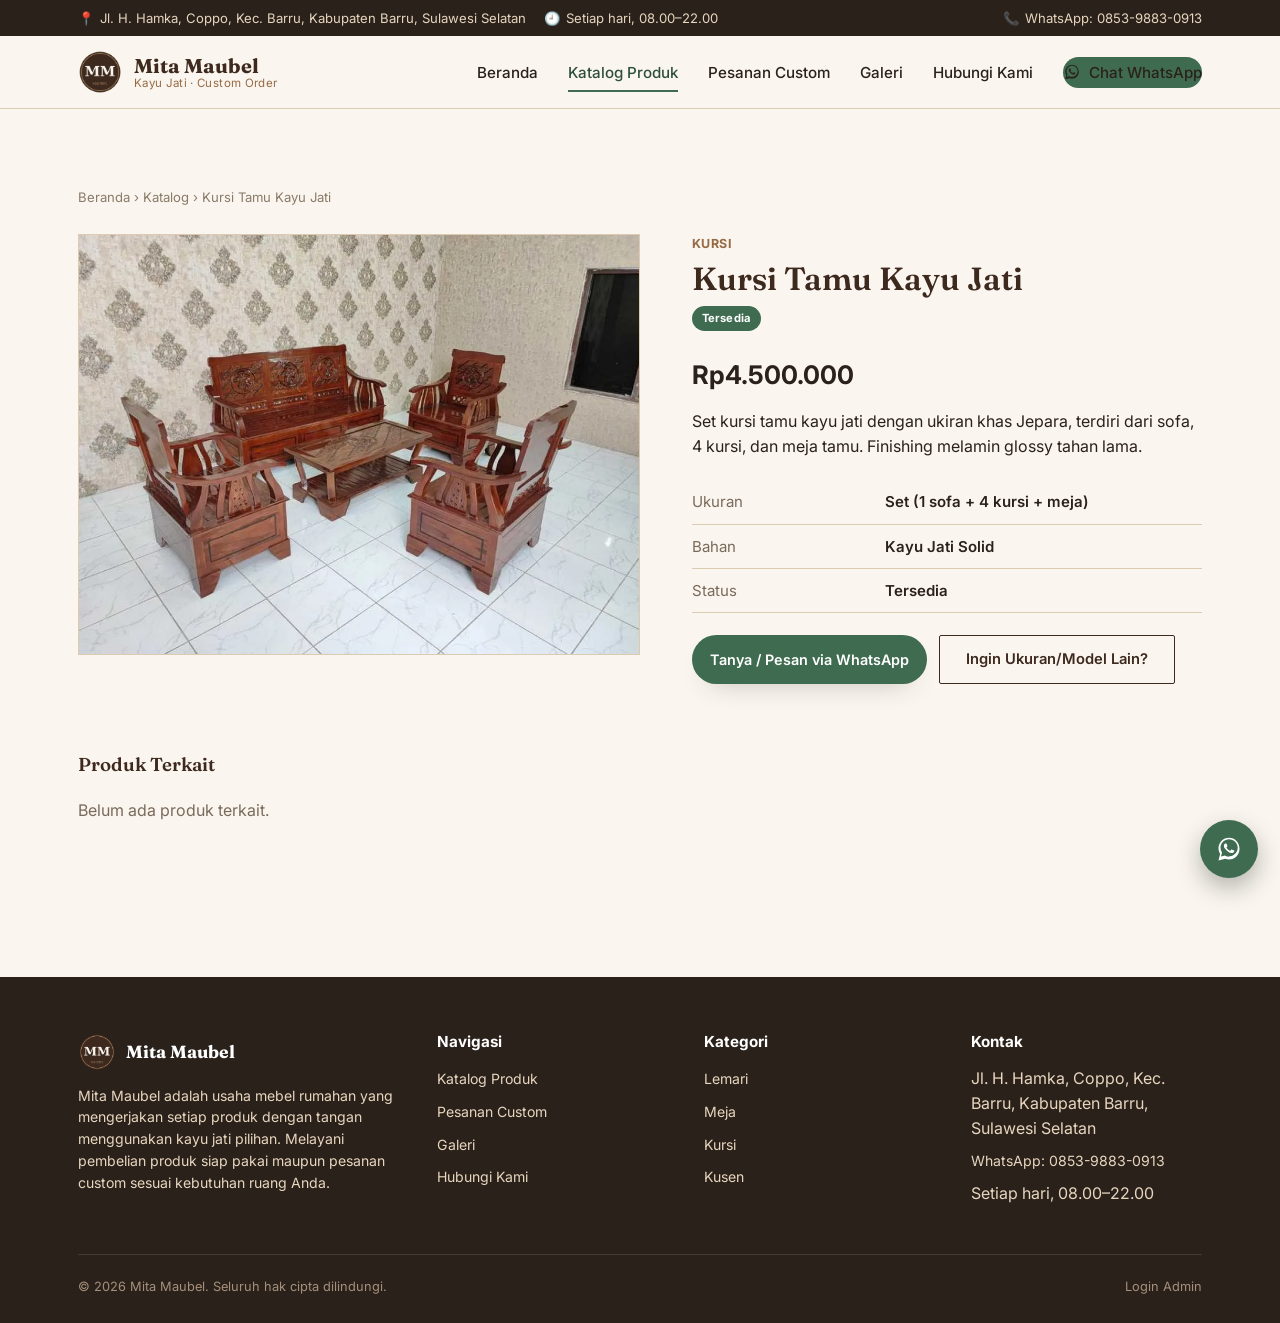
<file: produk-detail.html>
<!DOCTYPE html>
<html lang="id">
<head>
<meta charset="UTF-8">
<meta name="viewport" content="width=device-width, initial-scale=1.0">
<title>Detail Produk — Mita Maubel</title>
<link rel="icon" href="images/logo.png">
<link rel="stylesheet" href="css/style.css">
</head>
<body>

<div class="topbar">
  <div class="wrap">
    <div class="topbar__info">
      <span>📍 <span data-mm="alamat">Jl. H. Hamka, Coppo, Kec. Barru</span></span>
      <span>🕘 <span data-mm="jam">Setiap hari, 08.00–22.00</span></span>
    </div>
    <div class="topbar__info">
      <span>📞 <a href="#" data-mm-wa="Halo Mita Maubel, saya ingin bertanya.">WhatsApp: <span data-mm="wa-display">0853-9883-0913</span></a></span>
    </div>
  </div>
</div>

<header class="site-header">
  <div class="wrap">
    <a href="index.html" class="brand">
      <img src="images/logo.png" alt="Logo Mita Maubel">
      <span class="brand__text">
        <span class="brand__name" data-mm="business-name">Mita Maubel</span>
        <span class="brand__tag">Kayu Jati &middot; Custom Order</span>
      </span>
    </a>
    <nav class="nav">
      <a href="index.html" data-page="beranda">Beranda</a>
      <a href="katalog.html" data-page="katalog" class="active">Katalog Produk</a>
      <a href="pesanan-custom.html" data-page="custom">Pesanan Custom</a>
      <a href="galeri.html" data-page="galeri">Galeri</a>
      <a href="kontak.html" data-page="kontak">Hubungi Kami</a>
      <a class="btn-wa" href="#" data-mm-wa="Halo Mita Maubel, saya ingin bertanya tentang produk mebel." target="_blank" rel="noopener">Chat WhatsApp</a>
    </nav>
    <button class="nav-toggle" aria-label="Buka menu"><span></span><span></span><span></span></button>
  </div>
</header>

<section class="section">
  <div class="wrap">
    <div class="breadcrumb">
      <a href="index.html">Beranda</a> &rsaquo; <a href="katalog.html">Katalog</a> &rsaquo; <span id="detail-breadcrumb-name">Produk</span>
    </div>
    <div class="detail-produk" id="detail-root"></div>

    <h3 class="related-title">Produk Terkait</h3>
    <div class="products-grid" id="related-grid"></div>
  </div>
</section>

<footer class="site-footer">
  <div class="wrap">
    <div class="footer-grid">
      <div>
        <div class="footer-brand">
          <img src="images/logo.png" alt="Logo Mita Maubel">
          <span>Mita Maubel</span>
        </div>
        <p data-mm="deskripsi">Mita Maubel adalah usaha mebel rumahan yang mengerjakan setiap produk dengan tangan menggunakan kayu jati pilihan.</p>
      </div>
      <div>
        <h4>Navigasi</h4>
        <ul>
          <li><a href="katalog.html">Katalog Produk</a></li>
          <li><a href="pesanan-custom.html">Pesanan Custom</a></li>
          <li><a href="galeri.html">Galeri</a></li>
          <li><a href="kontak.html">Hubungi Kami</a></li>
        </ul>
      </div>
      <div>
        <h4>Kategori</h4>
        <ul>
          <li><a href="katalog.html?kategori=Lemari">Lemari</a></li>
          <li><a href="katalog.html?kategori=Meja">Meja</a></li>
          <li><a href="katalog.html?kategori=Kursi">Kursi</a></li>
          <li><a href="katalog.html?kategori=Kusen">Kusen</a></li>
        </ul>
      </div>
      <div>
        <h4>Kontak</h4>
        <ul>
          <li data-mm="alamat">Jl. H. Hamka, Coppo, Kec. Barru</li>
          <li><a href="#" data-mm-wa="Halo Mita Maubel, saya ingin bertanya.">WhatsApp: <span data-mm="wa-display">0853-9883-0913</span></a></li>
          <li data-mm="jam">Setiap hari, 08.00–22.00</li>
        </ul>
      </div>
    </div>
    <div class="footer-bottom">
      <span>&copy; 2026 Mita Maubel. Seluruh hak cipta dilindungi.</span>
      <a href="admin/index.html">Login Admin</a>
    </div>
  </div>
</footer>

<a class="wa-float" href="#" target="_blank" rel="noopener" aria-label="Chat WhatsApp"></a>

<script src="js/data.js"></script>
<script src="js/main.js"></script>
<script>
  mmInitChrome('katalog');
  mmInitDetail();
</script>
</body>
</html>
</file>
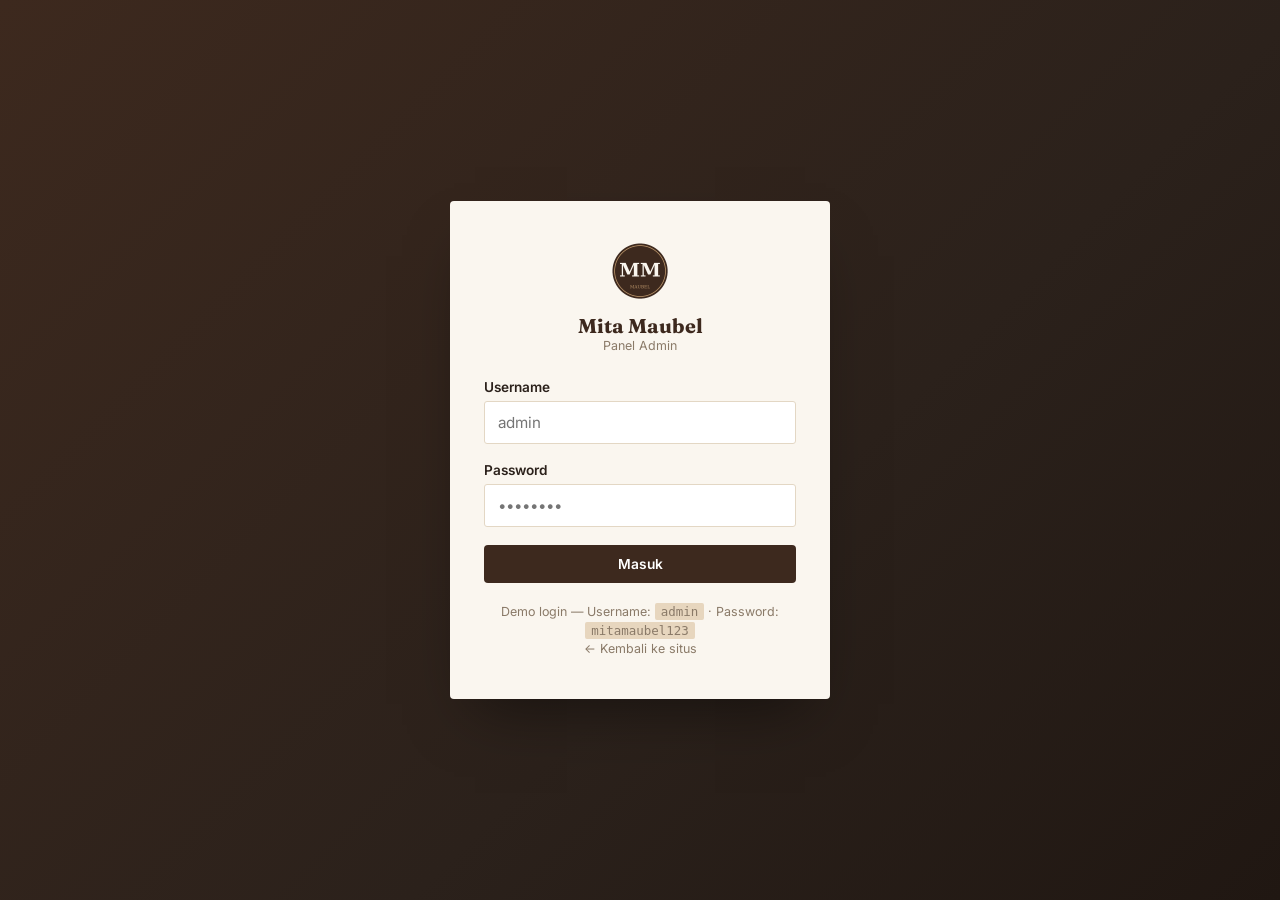
<file: admin/dashboard.html>
<!DOCTYPE html>
<html lang="id">
<head>
<meta charset="UTF-8">
<meta name="viewport" content="width=device-width, initial-scale=1.0">
<title>Dashboard — Admin Mita Maubel</title>
<link rel="icon" href="../images/logo.png">
<link rel="stylesheet" href="css/admin.css">
</head>
<body>
<div class="admin-shell">
  <aside class="sidebar" id="admin-sidebar">
    <div class="sidebar__brand">
      <img src="../images/logo.png" alt="Logo">
      <div><strong>Mita Maubel</strong><small>Panel Admin</small></div>
    </div>
    <nav class="sidebar__nav" id="admin-sidebar-nav"></nav>
    <div class="sidebar__foot">
      <a href="#" id="admin-logout">&#10148; Keluar</a>
    </div>
  </aside>

  <div class="main">
    <div class="topbar-admin">
      <div style="display:flex;align-items:center;gap:14px;">
        <button class="sidebar-toggle" id="sidebar-toggle">&#9776;</button>
        <div>
          <h1 id="admin-page-title">Dashboard</h1>
          <div class="muted" id="admin-page-sub">Ringkasan usaha Mita Maubel</div>
        </div>
      </div>
      <div style="display:flex;align-items:center;gap:14px;">
        <a href="../index.html" class="view-site-btn" target="_blank" rel="noopener">Lihat Situs</a>
        <div class="admin-user">
          <div class="avatar">A</div>
          <span>Admin</span>
        </div>
      </div>
    </div>

    <div class="content">
      <div class="stat-cards">
        <div class="stat-card">
          <div class="stat-card__top"><div class="stat-card__icon oak">&#128737;</div></div>
          <b id="stat-total-produk">0</b>
          <span>Total Produk</span>
        </div>
        <div class="stat-card">
          <div class="stat-card__top"><div class="stat-card__icon sage">&#10003;</div></div>
          <b id="stat-tersedia">0</b>
          <span>Produk Tersedia</span>
        </div>
        <div class="stat-card">
          <div class="stat-card__top"><div class="stat-card__icon brick">&#10005;</div></div>
          <b id="stat-habis">0</b>
          <span>Stok Habis</span>
        </div>
        <div class="stat-card">
          <div class="stat-card__top"><div class="stat-card__icon amber">&#128172;</div></div>
          <b id="stat-pesanan-baru">0</b>
          <span>Pesanan Custom Baru</span>
        </div>
      </div>

      <div class="panel">
        <div class="panel__head">
          <h3>Pesanan Custom Terbaru</h3>
          <a href="pesanan.html" class="btn btn--outline btn--sm">Lihat Semua</a>
        </div>
        <div class="panel__body table-wrap">
          <table class="data-table">
            <thead><tr><th>Tanggal</th><th>Nama</th><th>Jenis</th><th>Status</th></tr></thead>
            <tbody id="dashboard-recent-orders"></tbody>
          </table>
        </div>
      </div>

      <div class="panel">
        <div class="panel__head">
          <h3>Produk Unggulan</h3>
          <a href="produk.html" class="btn btn--outline btn--sm">Kelola Produk</a>
        </div>
        <div class="panel__body table-wrap">
          <table class="data-table">
            <thead><tr><th></th><th>Nama</th><th>Harga</th><th>Status</th></tr></thead>
            <tbody id="dashboard-produk-list"></tbody>
          </table>
        </div>
      </div>
    </div>
  </div>
</div>

<script src="../js/data.js"></script>
<script src="js/admin.js"></script>
<script>
  mmGuard();
  mmRenderAdminShell('dashboard', 'Dashboard', 'Ringkasan usaha Mita Maubel');
  mmInitDashboard();
</script>
</body>
</html>
</file>
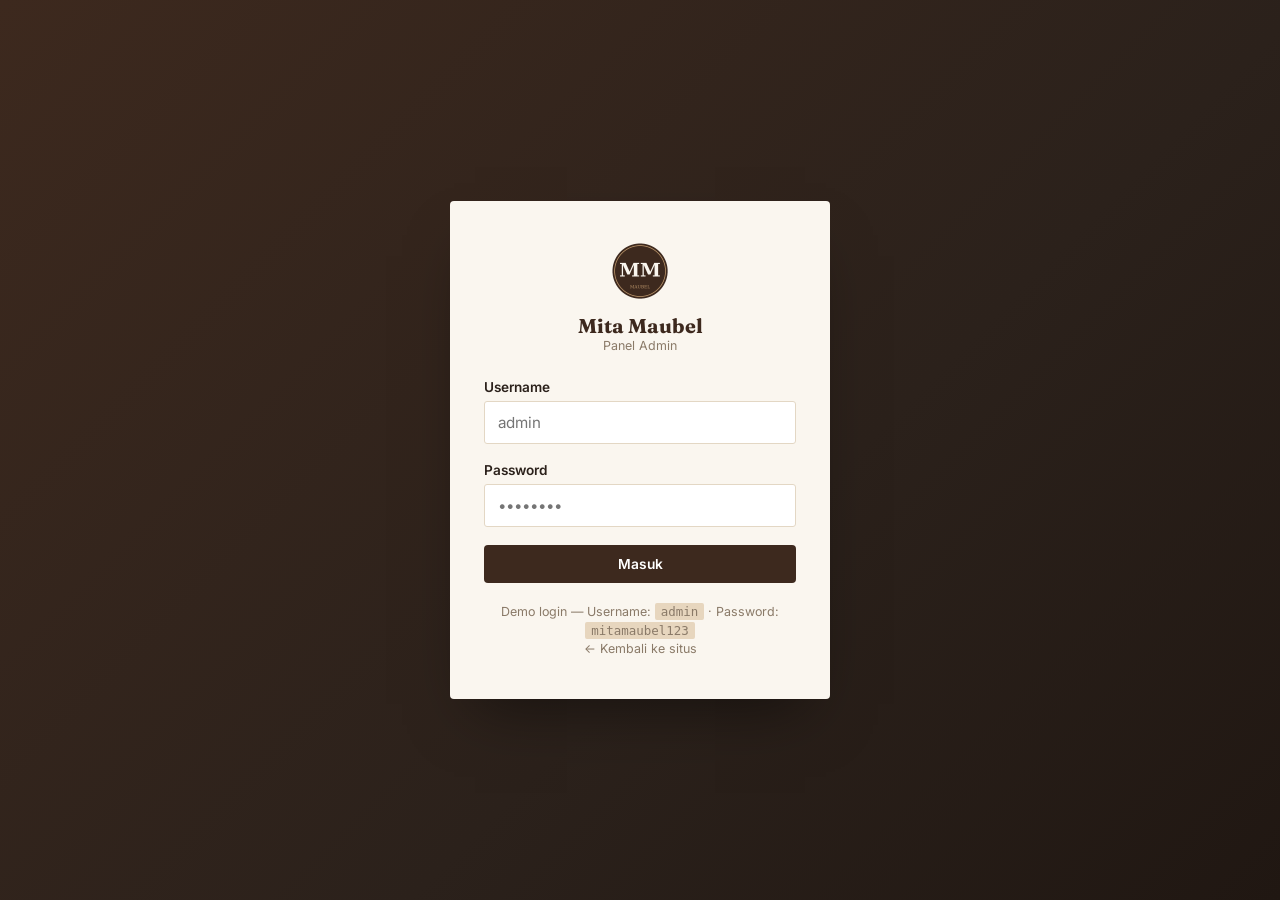
<file: admin/pengaturan.html>
<!DOCTYPE html>
<html lang="id">
<head>
<meta charset="UTF-8">
<meta name="viewport" content="width=device-width, initial-scale=1.0">
<title>Info Usaha — Admin Mita Maubel</title>
<link rel="icon" href="../images/logo.png">
<link rel="stylesheet" href="css/admin.css">
</head>
<body>
<div class="admin-shell">
  <aside class="sidebar" id="admin-sidebar">
    <div class="sidebar__brand">
      <img src="../images/logo.png" alt="Logo">
      <div><strong>Mita Maubel</strong><small>Panel Admin</small></div>
    </div>
    <nav class="sidebar__nav" id="admin-sidebar-nav"></nav>
    <div class="sidebar__foot">
      <a href="#" id="admin-logout">&#10148; Keluar</a>
    </div>
  </aside>

  <div class="main">
    <div class="topbar-admin">
      <div style="display:flex;align-items:center;gap:14px;">
        <button class="sidebar-toggle" id="sidebar-toggle">&#9776;</button>
        <div>
          <h1 id="admin-page-title">Info Usaha</h1>
          <div class="muted" id="admin-page-sub">Kelola informasi yang tampil di situs publik</div>
        </div>
      </div>
      <div style="display:flex;align-items:center;gap:14px;">
        <a href="../index.html" class="view-site-btn" target="_blank" rel="noopener">Lihat Situs</a>
        <div class="admin-user"><div class="avatar">A</div><span>Admin</span></div>
      </div>
    </div>

    <div class="content">
      <div class="panel">
        <div class="panel__head"><h3>Profil & Kontak Usaha</h3></div>
        <div class="panel__body">
          <form id="pengaturan-form">
            <div class="form-grid">
              <div class="field full">
                <label for="p-nama">Nama Usaha</label>
                <input type="text" id="p-nama" name="nama">
              </div>
              <div class="field full">
                <label for="p-tagline">Tagline</label>
                <input type="text" id="p-tagline" name="tagline">
              </div>
              <div class="field full">
                <label for="p-alamat">Alamat Toko / Workshop</label>
                <textarea id="p-alamat" name="alamat"></textarea>
              </div>
              <div class="field">
                <label for="p-whatsapp">Nomor WhatsApp (format 62xxxx)</label>
                <input type="text" id="p-whatsapp" name="whatsapp" placeholder="6285398830913">
                <span class="hint">Dipakai untuk tombol chat &amp; link wa.me di seluruh situs.</span>
              </div>
              <div class="field">
                <label for="p-whatsappDisplay">Nomor WhatsApp (tampilan)</label>
                <input type="text" id="p-whatsappDisplay" name="whatsappDisplay" placeholder="0853-9883-0913">
              </div>
              <div class="field">
                <label for="p-jamBuka">Jam Buka</label>
                <input type="text" id="p-jamBuka" name="jamBuka" placeholder="08.00">
              </div>
              <div class="field">
                <label for="p-jamTutup">Jam Tutup</label>
                <input type="text" id="p-jamTutup" name="jamTutup" placeholder="22.00">
              </div>
              <div class="field full">
                <label for="p-hariOperasional">Hari Operasional</label>
                <input type="text" id="p-hariOperasional" name="hariOperasional" placeholder="Setiap hari">
              </div>
              <div class="field full">
                <label for="p-pembayaran">Sistem Pembayaran</label>
                <input type="text" id="p-pembayaran" name="pembayaran" placeholder="Transfer Bank atau Tunai (Cash)">
              </div>
              <div class="field full">
                <label for="p-pengiriman">Sistem Pengiriman</label>
                <input type="text" id="p-pengiriman" name="pengiriman" placeholder="Melayani dalam kota & luar daerah">
              </div>
              <div class="field full">
                <label for="p-deskripsi">Deskripsi Usaha</label>
                <textarea id="p-deskripsi" name="deskripsi"></textarea>
              </div>
              <div class="field">
                <label for="p-instagram">Instagram (opsional)</label>
                <input type="text" id="p-instagram" name="instagram" placeholder="@mitamaubel">
              </div>
              <div class="field">
                <label for="p-facebook">Facebook (opsional)</label>
                <input type="text" id="p-facebook" name="facebook" placeholder="Mita Maubel">
              </div>
              <div class="field full">
                <label for="p-mapsQuery">Lokasi untuk Google Maps</label>
                <input type="text" id="p-mapsQuery" name="mapsQuery" placeholder="Coppo, Kecamatan Barru, Kabupaten Barru">
                <span class="hint">Dipakai untuk menampilkan peta pada halaman Hubungi Kami.</span>
              </div>
            </div>
            <div style="margin-top:24px;">
              <button type="submit" class="btn btn--primary">Simpan Perubahan</button>
            </div>
          </form>
        </div>
      </div>
    </div>
  </div>
</div>

<script src="../js/data.js"></script>
<script src="js/admin.js"></script>
<script>
  mmGuard();
  mmRenderAdminShell('pengaturan', 'Info Usaha', 'Kelola informasi yang tampil di situs publik');
  mmInitPengaturanPage();
</script>
</body>
</html>
</file>
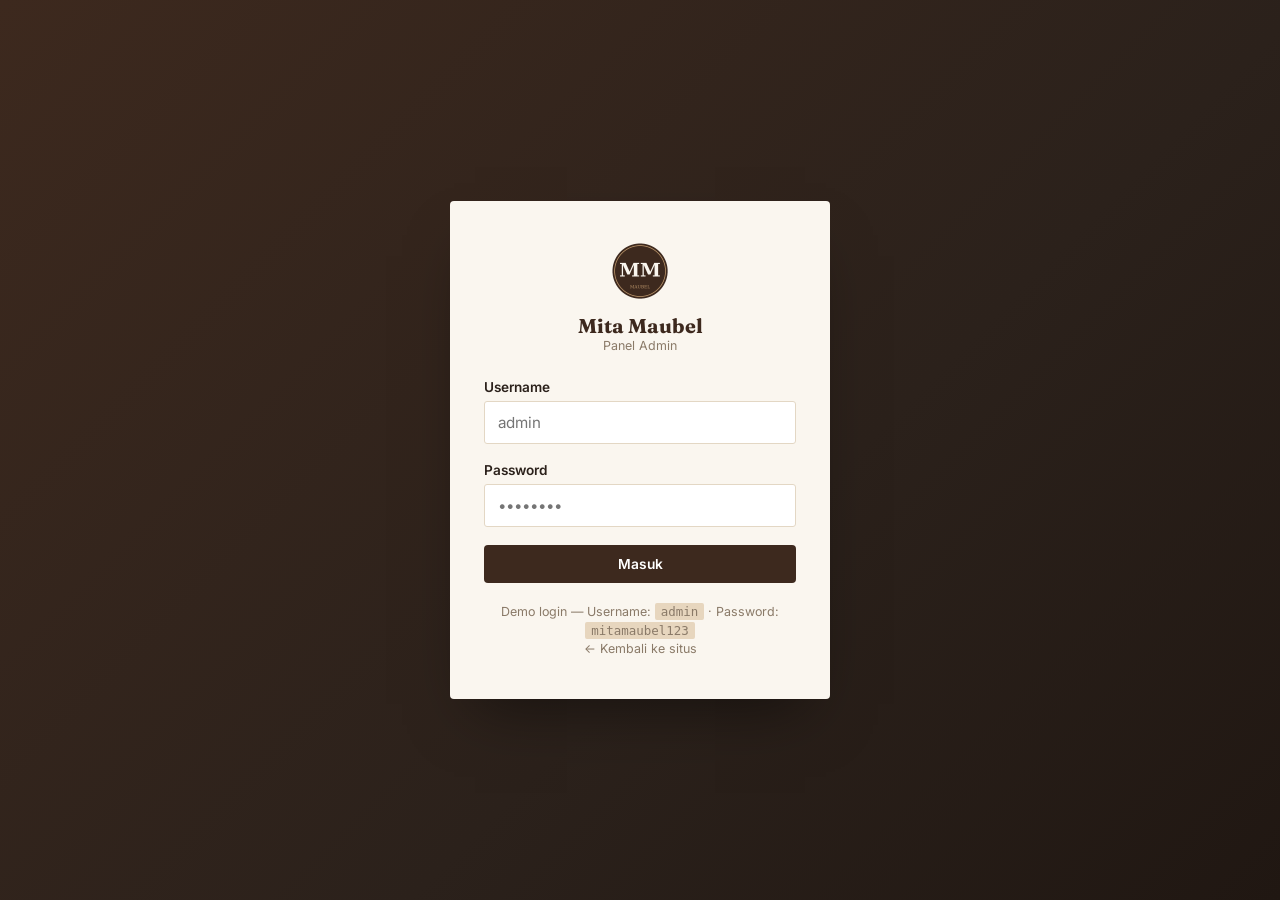
<file: admin/pesanan.html>
<!DOCTYPE html>
<html lang="id">
<head>
<meta charset="UTF-8">
<meta name="viewport" content="width=device-width, initial-scale=1.0">
<title>Pesanan Custom — Admin Mita Maubel</title>
<link rel="icon" href="../images/logo.png">
<link rel="stylesheet" href="css/admin.css">
</head>
<body>
<div class="admin-shell">
  <aside class="sidebar" id="admin-sidebar">
    <div class="sidebar__brand">
      <img src="../images/logo.png" alt="Logo">
      <div><strong>Mita Maubel</strong><small>Panel Admin</small></div>
    </div>
    <nav class="sidebar__nav" id="admin-sidebar-nav"></nav>
    <div class="sidebar__foot">
      <a href="#" id="admin-logout">&#10148; Keluar</a>
    </div>
  </aside>

  <div class="main">
    <div class="topbar-admin">
      <div style="display:flex;align-items:center;gap:14px;">
        <button class="sidebar-toggle" id="sidebar-toggle">&#9776;</button>
        <div>
          <h1 id="admin-page-title">Pesanan Custom</h1>
          <div class="muted" id="admin-page-sub">Lihat dan kelola permintaan custom order pelanggan</div>
        </div>
      </div>
      <div style="display:flex;align-items:center;gap:14px;">
        <a href="../index.html" class="view-site-btn" target="_blank" rel="noopener">Lihat Situs</a>
        <div class="admin-user"><div class="avatar">A</div><span>Admin</span></div>
      </div>
    </div>

    <div class="content">
      <div class="panel">
        <div class="panel__head">
          <h3>Daftar Pesanan Custom</h3>
        </div>
        <div class="panel__body">
          <div class="admin-filter" style="margin-bottom:18px;">
            <select id="pesanan-filter-status">
              <option value="">Semua Status</option>
              <option value="baru">Baru</option>
              <option value="diproses">Diproses</option>
              <option value="selesai">Selesai</option>
            </select>
          </div>
          <div class="table-wrap">
            <table class="data-table">
              <thead>
                <tr><th>Tanggal</th><th>Pelanggan</th><th>Jenis</th><th>Ukuran</th><th>Status</th><th>Aksi</th></tr>
              </thead>
              <tbody id="pesanan-tbody"></tbody>
            </table>
          </div>
        </div>
      </div>
    </div>
  </div>
</div>

<!-- Modal Detail Pesanan -->
<div class="modal-overlay" id="pesanan-modal">
  <div class="modal">
    <div class="modal__head">
      <h3>Detail Pesanan</h3>
      <button class="modal__close" data-close>&times;</button>
    </div>
    <div class="modal__body" id="pesanan-modal-body"></div>
    <div class="modal__foot">
      <button type="button" class="btn btn--outline" data-close>Tutup</button>
    </div>
  </div>
</div>

<script src="../js/data.js"></script>
<script src="js/admin.js"></script>
<script>
  mmGuard();
  mmRenderAdminShell('pesanan', 'Pesanan Custom', 'Lihat dan kelola permintaan custom order pelanggan');
  mmInitPesananPage();
</script>
</body>
</html>
</file>
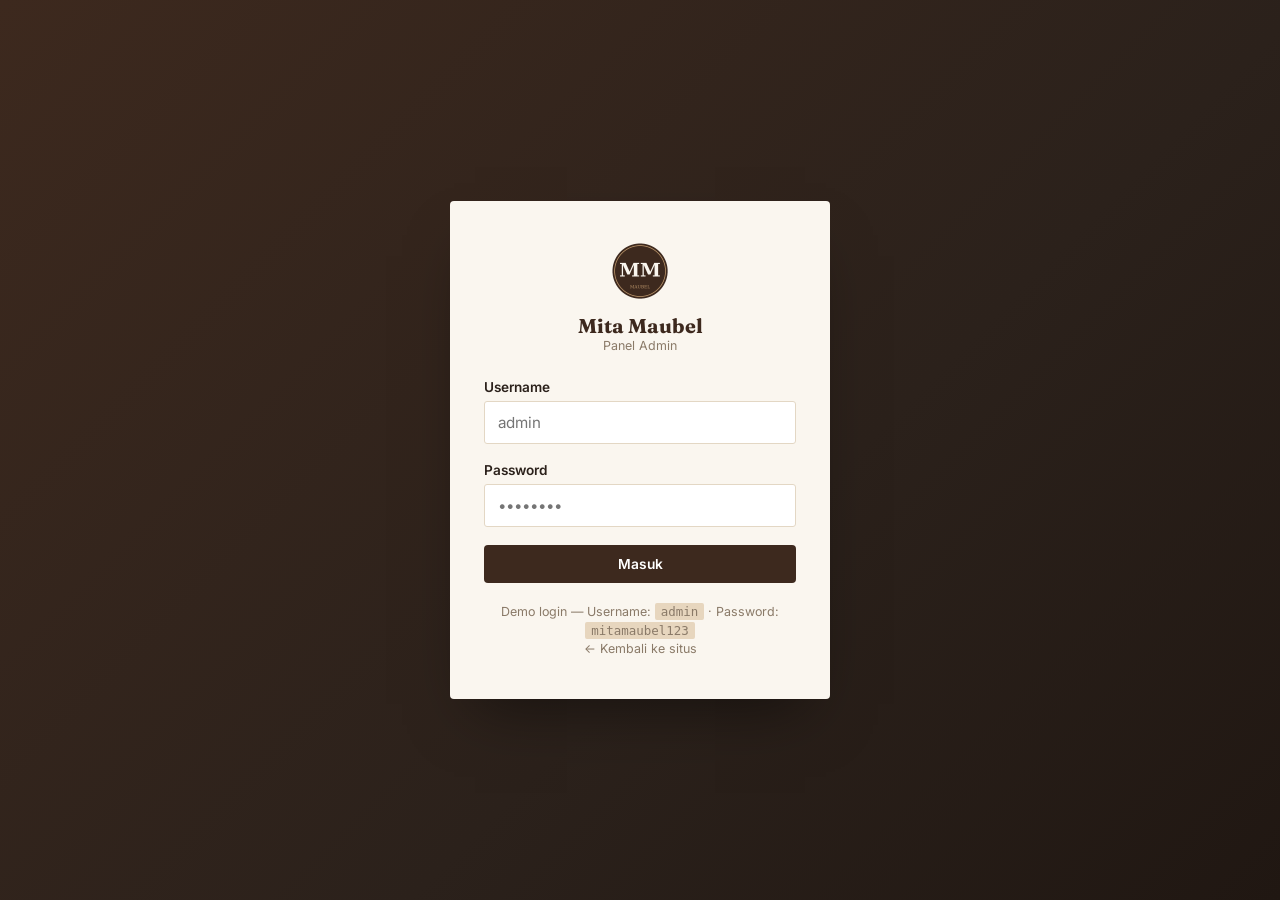
<file: admin/produk.html>
<!DOCTYPE html>
<html lang="id">
<head>
<meta charset="UTF-8">
<meta name="viewport" content="width=device-width, initial-scale=1.0">
<title>Kelola Produk — Admin Mita Maubel</title>
<link rel="icon" href="../images/logo.png">
<link rel="stylesheet" href="css/admin.css">
</head>
<body>
<div class="admin-shell">
  <aside class="sidebar" id="admin-sidebar">
    <div class="sidebar__brand">
      <img src="../images/logo.png" alt="Logo">
      <div><strong>Mita Maubel</strong><small>Panel Admin</small></div>
    </div>
    <nav class="sidebar__nav" id="admin-sidebar-nav"></nav>
    <div class="sidebar__foot">
      <a href="#" id="admin-logout">&#10148; Keluar</a>
    </div>
  </aside>

  <div class="main">
    <div class="topbar-admin">
      <div style="display:flex;align-items:center;gap:14px;">
        <button class="sidebar-toggle" id="sidebar-toggle">&#9776;</button>
        <div>
          <h1 id="admin-page-title">Produk</h1>
          <div class="muted" id="admin-page-sub">Tambah, ubah, dan hapus produk</div>
        </div>
      </div>
      <div style="display:flex;align-items:center;gap:14px;">
        <a href="../index.html" class="view-site-btn" target="_blank" rel="noopener">Lihat Situs</a>
        <div class="admin-user"><div class="avatar">A</div><span>Admin</span></div>
      </div>
    </div>

    <div class="content">
      <div class="panel">
        <div class="panel__head">
          <h3>Daftar Produk</h3>
          <button class="btn btn--primary btn--sm" id="produk-add-btn">+ Tambah Produk</button>
        </div>
        <div class="panel__body">
          <div class="admin-filter" style="margin-bottom:18px;">
            <input type="search" id="produk-search" placeholder="Cari nama produk...">
            <select id="produk-filter-kategori"></select>
            <select id="produk-filter-status">
              <option value="">Semua Status</option>
              <option value="tersedia">Tersedia</option>
              <option value="habis">Habis</option>
            </select>
          </div>
          <div class="table-wrap">
            <table class="data-table">
              <thead>
                <tr><th>Foto</th><th>Produk</th><th>Kategori</th><th>Harga</th><th>Unggulan</th><th>Status</th><th>Aksi</th></tr>
              </thead>
              <tbody id="produk-tbody"></tbody>
            </table>
          </div>
        </div>
      </div>
    </div>
  </div>
</div>

<!-- Modal Tambah/Edit Produk -->
<div class="modal-overlay" id="produk-modal">
  <div class="modal">
    <div class="modal__head">
      <h3 id="produk-modal-title">Tambah Produk</h3>
      <button class="modal__close" data-close>&times;</button>
    </div>
    <form id="produk-form">
      <div class="modal__body">
        <div class="form-grid">
          <div class="field full">
            <label>Gambar Produk</label>
            <div class="img-preview" id="f-gambar-preview">Belum ada gambar</div>
            <input type="file" id="f-gambar-file" accept="image/*">
            <span class="hint">Unggah foto produk (disimpan di browser untuk demo ini).</span>
          </div>
          <div class="field full">
            <label for="f-nama">Nama Produk</label>
            <input type="text" id="f-nama" name="nama" required placeholder="mis. Lemari Pakaian 2 Pintu">
          </div>
          <div class="field">
            <label for="f-kategori">Kategori</label>
            <input type="text" id="f-kategori" name="kategori" required list="kategori-list" placeholder="mis. Lemari">
            <datalist id="kategori-list">
              <option value="Lemari"><option value="Meja"><option value="Kursi">
              <option value="Tempat Tidur"><option value="Rak">
            </datalist>
          </div>
          <div class="field">
            <label for="f-harga">Harga (Rp)</label>
            <input type="number" id="f-harga" name="harga" min="0" required placeholder="3500000">
          </div>
          <div class="field">
            <label for="f-ukuran">Ukuran</label>
            <input type="text" id="f-ukuran" name="ukuran" required placeholder="mis. 120 x 80 cm">
          </div>
          <div class="field">
            <label for="f-bahan">Bahan</label>
            <input type="text" id="f-bahan" name="bahan" required placeholder="mis. Kayu Jati Solid">
          </div>
          <div class="field full">
            <label for="f-deskripsi">Deskripsi</label>
            <textarea id="f-deskripsi" name="deskripsi" placeholder="Deskripsi singkat produk"></textarea>
          </div>
          <div class="field">
            <label for="f-status">Status</label>
            <select id="f-status" name="status">
              <option value="tersedia">Tersedia</option>
              <option value="habis">Habis</option>
            </select>
          </div>
          <div class="field" style="display:flex;align-items:center;">
            <label style="display:flex;align-items:center;gap:8px;margin-top:22px;">
              <input type="checkbox" id="f-unggulan" name="unggulan" style="width:auto;">
              Tampilkan sebagai produk unggulan
            </label>
          </div>
        </div>
      </div>
      <div class="modal__foot">
        <button type="button" class="btn btn--outline" data-close>Batal</button>
        <button type="submit" class="btn btn--primary">Simpan Produk</button>
      </div>
    </form>
  </div>
</div>

<script src="../js/data.js"></script>
<script src="js/admin.js"></script>
<script>
  mmGuard();
  mmRenderAdminShell('produk', 'Produk', 'Tambah, ubah, dan hapus produk');
  mmInitProdukPage();
</script>
</body>
</html>
</file>
<file: css/style.css>
/* =========================================================
   MITA MAUBEL — Katalog & Profil Usaha Mebel
   Design tokens: warna kayu jati/walnut, tipografi serif+sans
   ========================================================= */

@import url('https://fonts.googleapis.com/css2?family=Fraunces:opsz,wght@9..144,400;9..144,500;9..144,600;9..144,700&family=Inter:wght@400;500;600;700&display=swap');

:root{
  /* palette */
  --walnut:        #3D291E;
  --walnut-2:      #4D3426;
  --espresso:      #2B211B;
  --oak:           #966A44;
  --oak-light:     #BF986C;
  --oak-pale:      #E7D6BE;
  --ivory:         #FAF6EF;
  --ivory-2:       #F1E9DB;
  --sage:          #3F6C51;
  --sage-dark:     #2E5039;
  --brick:         #8C4A3A;
  --line:          #DCCBB0;

  /* type */
  --font-display: 'Fraunces', Georgia, serif;
  --font-body: 'Inter', -apple-system, Segoe UI, sans-serif;

  /* layout */
  --maxw: 1180px;
  --radius: 3px;
  --shadow-soft: 0 12px 28px -18px rgba(43,33,27,0.45);
}

*, *::before, *::after{ box-sizing: border-box; }
html{ scroll-behavior: smooth; }
body{
  margin:0;
  font-family: var(--font-body);
  color: var(--espresso);
  background: var(--ivory);
  line-height: 1.55;
  -webkit-font-smoothing: antialiased;
}
img{ max-width:100%; display:block; }
a{ color:inherit; text-decoration:none; }
ul{ margin:0; padding:0; list-style:none; }
h1,h2,h3,h4{ font-family: var(--font-display); margin:0 0 .5em; color: var(--walnut); font-weight:600; line-height:1.15; }
p{ margin:0 0 1em; }
button{ font-family: inherit; cursor:pointer; }
input, select, textarea{ font-family: inherit; font-size:1rem; }

:focus-visible{ outline: 2px solid var(--sage); outline-offset: 2px; }

.wrap{ max-width: var(--maxw); margin:0 auto; padding: 0 28px; }

/* -------------------- Top utility bar -------------------- */
.topbar{
  background: var(--espresso);
  color: var(--oak-pale);
  font-size: .82rem;
}
.topbar .wrap{ display:flex; justify-content:space-between; align-items:center; padding-top:8px; padding-bottom:8px; flex-wrap:wrap; gap:6px; }
.topbar a{ color: var(--oak-pale); }
.topbar a:hover{ color:#fff; }
.topbar__info{ display:flex; gap:18px; flex-wrap:wrap; }
.topbar__info span{ display:inline-flex; align-items:center; gap:6px; }

/* -------------------- Header / nav -------------------- */
.site-header{
  background: var(--ivory);
  border-bottom: 1px solid var(--line);
  position: sticky; top:0; z-index:50;
}
.site-header .wrap{ display:flex; align-items:center; justify-content:space-between; padding-top:14px; padding-bottom:14px; }
.brand{ display:flex; align-items:center; gap:12px; }
.brand img{ width:44px; height:44px; border-radius:50%; }
.brand__text{ display:flex; flex-direction:column; line-height:1.1; }
.brand__name{ font-family: var(--font-display); font-weight:700; font-size:1.25rem; color:var(--walnut); }
.brand__tag{ font-size:.72rem; letter-spacing:.03em; color: var(--oak); }

.nav{ display:flex; align-items:center; gap:30px; }
.nav a{ font-size:.95rem; font-weight:500; color: var(--espresso); position:relative; padding:4px 0; }
.nav a.active, .nav a:hover{ color: var(--sage-dark); }
.nav a.active::after{
  content:""; position:absolute; left:0; right:0; bottom:-4px; height:2px; background: var(--sage);
}
.nav-toggle{ display:none; background:none; border:1px solid var(--line); padding:8px 10px; border-radius: var(--radius); }
.nav-toggle span{ display:block; width:20px; height:2px; background: var(--espresso); margin:4px 0; }

.btn-wa{
  display:inline-flex; align-items:center; gap:8px;
  background: var(--sage); color:#fff; padding:10px 18px;
  border-radius: 999px; font-weight:600; font-size:.9rem;
  box-shadow: var(--shadow-soft); border:none;
  transition: background .15s ease, transform .15s ease;
}
.btn-wa:hover{ background: var(--sage-dark); transform: translateY(-1px); }
.btn-wa svg{ width:18px; height:18px; }

.btn{
  display:inline-block; padding:12px 26px; border-radius: 2px;
  font-weight:600; font-size:.92rem; border:1px solid transparent;
  transition: all .15s ease;
}
.btn--primary{ background: var(--walnut); color: var(--ivory); }
.btn--primary:hover{ background: var(--espresso); }
.btn--outline{ border-color: var(--walnut); color: var(--walnut); }
.btn--outline:hover{ background: var(--walnut); color: var(--ivory); }
.btn--sage{ background: var(--sage); color:#fff; }
.btn--sage:hover{ background: var(--sage-dark); }
.btn--ghost{ background:transparent; color: var(--ivory); border-color: rgba(250,246,239,.5); }
.btn--ghost:hover{ border-color:#fff; }
.btn--block{ display:block; width:100%; text-align:center; }
.btn--sm{ padding:8px 16px; font-size:.82rem; }

/* -------------------- Hero -------------------- */
.hero{
  position:relative;
  background: url('../images/hero-beranda.jpg') center/cover no-repeat;
  min-height: 78vh;
  display:flex; align-items:center;
}
.hero__inner{ max-width:560px; padding: 90px 0; }
.hero__eyebrow{ color: var(--oak-light); font-size:.85rem; letter-spacing:.04em; margin-bottom:14px; }
.hero h1{
  color: var(--ivory); font-size: clamp(2.3rem, 4.4vw, 3.4rem);
  margin-bottom:.4em;
}
.hero p{ color: var(--oak-pale); font-size:1.08rem; max-width:46ch; }
.hero__cta{ display:flex; gap:14px; margin-top:28px; flex-wrap:wrap; }

/* -------------------- Section shell -------------------- */
.section{ padding: 78px 0; }
.section--tint{ background: var(--ivory-2); }
.section__head{ max-width:640px; margin-bottom:40px; }
.section__eyebrow{ color: var(--sage-dark); font-weight:600; font-size:.82rem; letter-spacing:.03em; margin-bottom:10px; }
.section__head h2{ font-size: clamp(1.7rem, 3vw, 2.3rem); }
.section__foot{ margin-top:36px; }

/* -------------------- Feature grid (why us) -------------------- */
.features{ display:grid; grid-template-columns: repeat(3, 1fr); gap:0; border-top:1px solid var(--line); border-left:1px solid var(--line); }
.feature{ padding:32px 30px; border-right:1px solid var(--line); border-bottom:1px solid var(--line); }
.feature__num{ font-family: var(--font-display); color: var(--oak-light); font-size:1.6rem; display:block; margin-bottom:10px; }
.feature h3{ font-size:1.08rem; margin-bottom:.35em; }
.feature p{ color:#5c4c3e; font-size:.92rem; margin:0; }

/* -------------------- Product grid & cards -------------------- */
.products-grid{
  display:grid; grid-template-columns: repeat(auto-fill, minmax(260px,1fr)); gap:26px;
}
.card-produk{
  background:#fff; border:1px solid var(--line); overflow:hidden;
  display:flex; flex-direction:column;
  transition: box-shadow .18s ease, transform .18s ease;
}
.card-produk:hover{ box-shadow: var(--shadow-soft); transform: translateY(-3px); }
.card-produk__img{ position:relative; aspect-ratio:4/3; overflow:hidden; background:var(--oak-pale); }
.card-produk__img img{ width:100%; height:100%; object-fit:cover; }
.badge{
  position:absolute; top:10px; left:10px; font-size:.7rem; font-weight:700;
  padding:4px 10px; border-radius:999px; letter-spacing:.02em;
}
.badge--ready{ background: var(--sage); color:#fff; }
.badge--out{ background: var(--brick); color:#fff; }
.card-produk__body{ padding:18px 18px 20px; display:flex; flex-direction:column; gap:6px; flex:1; }
.card-produk__kat{ font-size:.72rem; text-transform:uppercase; letter-spacing:.05em; color: var(--oak); font-weight:600; }
.card-produk__title{ font-family: var(--font-display); font-size:1.1rem; color: var(--walnut); font-weight:600; }
.card-produk__meta{ font-size:.82rem; color:#6b5a4a; }
.card-produk__price{ margin-top:auto; padding-top:10px; font-weight:700; color: var(--espresso); font-size:1.05rem; }
.card-produk__link{ display:block; margin-top:10px; text-align:center; padding:9px; border:1px solid var(--walnut); font-size:.85rem; font-weight:600; color: var(--walnut); }
.card-produk__link:hover{ background: var(--walnut); color:#fff; }

/* -------------------- Filter/search bar -------------------- */
.filterbar{
  display:flex; gap:14px; flex-wrap:wrap; align-items:center;
  padding:20px 24px; background:#fff; border:1px solid var(--line); margin-bottom:32px;
}
.filterbar input[type=search]{
  flex:1; min-width:200px; padding:10px 14px; border:1px solid var(--line); border-radius:2px; background: var(--ivory);
}
.filterbar select{ padding:10px 14px; border:1px solid var(--line); border-radius:2px; background: var(--ivory); }
.chip-row{ display:flex; gap:8px; flex-wrap:wrap; }
.chip{
  padding:7px 15px; border:1px solid var(--line); border-radius:999px; font-size:.83rem; background:#fff; color:var(--espresso);
}
.chip.active{ background: var(--walnut); border-color: var(--walnut); color:#fff; }
.empty-state{ text-align:center; padding:60px 20px; color:#7a6a5a; }

/* -------------------- Detail produk -------------------- */
.breadcrumb{ font-size:.82rem; color:#8a7a68; margin-bottom:26px; }
.breadcrumb a:hover{ color: var(--sage-dark); }
.detail-produk{ display:grid; grid-template-columns: 1.1fr 1fr; gap:52px; align-items:start; }
.detail-produk__img{ border:1px solid var(--line); overflow:hidden; aspect-ratio:4/3; }
.detail-produk__img img{ width:100%; height:100%; object-fit:cover; }
.detail-produk__kat{ font-size:.78rem; text-transform:uppercase; letter-spacing:.05em; color: var(--oak); font-weight:700; margin-bottom:8px; }
.detail-produk h1{ font-size:2rem; margin-bottom:6px; }
.detail-produk__harga{ font-size:1.6rem; font-weight:700; color: var(--espresso); margin:14px 0; }
.spec-table{ width:100%; border-collapse:collapse; margin:22px 0; font-size:.94rem; }
.spec-table tr{ border-bottom:1px solid var(--line); }
.spec-table td{ padding:10px 0; }
.spec-table td:first-child{ color:#7a6a5a; width:38%; }
.spec-table td:last-child{ font-weight:600; }
.detail-produk__cta{ display:flex; gap:12px; flex-wrap:wrap; margin-top:10px; }
.related-title{ margin:70px 0 22px; }

/* -------------------- Galeri -------------------- */
.gallery-grid{ display:grid; grid-template-columns: repeat(auto-fill,minmax(240px,1fr)); gap:18px; }
.gallery-grid figure{ margin:0; overflow:hidden; border:1px solid var(--line); aspect-ratio:1/1; position:relative; }
.gallery-grid img{ width:100%; height:100%; object-fit:cover; transition: transform .3s ease; }
.gallery-grid a:hover img{ transform: scale(1.06); }

/* -------------------- Forms (custom order & contact) -------------------- */
.form-panel{ background:#fff; border:1px solid var(--line); padding:36px; max-width:760px; }
.form-grid{ display:grid; grid-template-columns: 1fr 1fr; gap:20px; }
.form-grid .full{ grid-column: 1 / -1; }
.field label{ display:block; font-size:.86rem; font-weight:600; margin-bottom:6px; color: var(--walnut); }
.field .hint{ display:block; font-size:.76rem; color:#8a7a68; font-weight:400; margin-top:4px; }
.field input, .field select, .field textarea{
  width:100%; padding:11px 13px; border:1px solid var(--line); border-radius:2px; background: var(--ivory);
}
.field textarea{ min-height:110px; resize:vertical; }
.field input[type=file]{ background:none; padding:8px 0; border:none; }
.form-note{ font-size:.85rem; color:#7a6a5a; margin-top:18px; }
.form-success{
  display:none; background: var(--sage); color:#fff; padding:16px 20px; border-radius:2px; margin-bottom:20px; font-weight:600;
}
.form-success.show{ display:block; }

/* -------------------- Contact page -------------------- */
.contact-grid{ display:grid; grid-template-columns: 1fr 1fr; gap:52px; align-items:start; }
.contact-list{ display:flex; flex-direction:column; gap:22px; }
.contact-item{ display:flex; gap:16px; }
.contact-item__icon{
  width:44px; height:44px; border-radius:50%; background: var(--oak-pale); color: var(--walnut);
  display:flex; align-items:center; justify-content:center; flex-shrink:0;
}
.contact-item h4{ font-size:1rem; margin-bottom:2px; }
.contact-item p{ margin:0; color:#5c4c3e; font-size:.94rem; }
.map-frame{ border:1px solid var(--line); aspect-ratio:4/3; overflow:hidden; }
.map-frame iframe{ width:100%; height:100%; border:0; }

/* -------------------- Testimoni / about strip -------------------- */
.about-split{ display:grid; grid-template-columns: 1fr 1fr; gap:52px; align-items:center; }
.about-split img{ border:1px solid var(--line); aspect-ratio:6/5; object-fit:cover; }
.stat-row{ display:flex; gap:36px; margin-top:26px; }
.stat b{ display:block; font-family:var(--font-display); font-size:1.7rem; color:var(--walnut); }
.stat span{ font-size:.82rem; color:#7a6a5a; }

/* -------------------- Footer -------------------- */
.site-footer{ background: var(--espresso); color: var(--oak-pale); padding: 56px 0 26px; margin-top:60px; }
.footer-grid{ display:grid; grid-template-columns: 1.4fr 1fr 1fr 1fr; gap:36px; }
.footer-grid h4{ color:#fff; font-size:.95rem; margin-bottom:16px; font-family: var(--font-body); font-weight:700; }
.footer-grid p, .footer-grid a{ color: var(--oak-pale); font-size:.88rem; }
.footer-grid li{ margin-bottom:8px; }
.footer-grid a:hover{ color:#fff; }
.footer-brand{ display:flex; align-items:center; gap:10px; margin-bottom:14px; }
.footer-brand img{ width:38px; height:38px; border-radius:50%; }
.footer-brand span{ font-family: var(--font-display); font-weight:700; color:#fff; font-size:1.1rem; }
.footer-bottom{
  border-top:1px solid rgba(250,246,239,.12); margin-top:40px; padding-top:22px;
  display:flex; justify-content:space-between; flex-wrap:wrap; gap:10px; font-size:.8rem; color:#a4907a;
}

/* -------------------- WhatsApp floating button -------------------- */
.wa-float{
  position:fixed; right:22px; bottom:22px; z-index:60;
  width:58px; height:58px; border-radius:50%; background: var(--sage); color:#fff;
  display:flex; align-items:center; justify-content:center; box-shadow: 0 10px 24px rgba(0,0,0,.28);
}
.wa-float:hover{ background: var(--sage-dark); }
.wa-float svg{ width:28px; height:28px; }

/* -------------------- Misc utility -------------------- */
.center{ text-align:center; }
.mt-0{ margin-top:0; }
.muted{ color:#7a6a5a; }

/* -------------------- Responsive -------------------- */
@media (max-width: 940px){
  .features{ grid-template-columns: repeat(2,1fr); }
  .detail-produk, .about-split, .contact-grid{ grid-template-columns:1fr; }
  .footer-grid{ grid-template-columns: 1fr 1fr; }
}
@media (max-width: 720px){
  .nav{
    position:absolute; top:100%; left:0; right:0; background: var(--ivory);
    flex-direction:column; align-items:flex-start; gap:0; border-bottom:1px solid var(--line);
    display:none; padding: 10px 28px 18px;
  }
  .nav.open{ display:flex; }
  .nav a{ padding:12px 0; width:100%; border-bottom:1px solid var(--line); }
  .nav-toggle{ display:block; }
  .nav .btn-wa{ margin-top:10px; }
  .features{ grid-template-columns:1fr; }
  .form-grid{ grid-template-columns:1fr; }
  .footer-grid{ grid-template-columns:1fr; gap:26px; }
  .topbar .wrap{ flex-direction:column; align-items:flex-start; }
  .hero__inner{ padding:70px 0; }
}
</file>
<file: admin/css/admin.css>
/* =========================================================
   MITA MAUBEL — ADMIN PANEL
   Dashboard bergaya sidebar (mirip AdminLTE/PaperAdmin) namun
   memakai palet warna kayu jati agar konsisten dengan situs publik.
   ========================================================= */

@import url('https://fonts.googleapis.com/css2?family=Fraunces:opsz,wght@9..144,500;9..144,600;9..144,700&family=Inter:wght@400;500;600;700&display=swap');

:root{
  --walnut:   #3D291E;
  --walnut-2: #4D3426;
  --espresso: #2B211B;
  --oak:      #966A44;
  --oak-light:#BF986C;
  --oak-pale: #E7D6BE;
  --ivory:    #FAF6EF;
  --ivory-2:  #F1E9DB;
  --sage:     #3F6C51;
  --sage-dark:#2E5039;
  --sage-pale:#E4EEE7;
  --brick:    #8C4A3A;
  --brick-pale:#F5E4DF;
  --amber:    #A9762C;
  --amber-pale:#F3E7CE;
  --line:     #E3D7C4;
  --sidebar-w: 250px;
  --font-display: 'Fraunces', Georgia, serif;
  --font-body: 'Inter', -apple-system, Segoe UI, sans-serif;
}

*,*::before,*::after{ box-sizing:border-box; }
body{
  margin:0; font-family: var(--font-body); color: var(--espresso);
  background: var(--ivory-2); -webkit-font-smoothing:antialiased;
}
a{ color:inherit; text-decoration:none; }
h1,h2,h3,h4{ font-family: var(--font-display); color: var(--walnut); margin:0 0 .4em; font-weight:600; }
img{ max-width:100%; display:block; }
button{ font-family:inherit; cursor:pointer; }
input, select, textarea{ font-family:inherit; font-size:.95rem; }
table{ border-collapse:collapse; width:100%; }

/* -------- Login page -------- */
.login-shell{
  min-height:100vh; display:flex; align-items:center; justify-content:center;
  background: linear-gradient(135deg, var(--walnut) 0%, var(--espresso) 60%, #201712 100%);
  padding:20px;
}
.login-card{
  background: var(--ivory); width:100%; max-width:380px; padding:40px 34px;
  border-radius:4px; box-shadow: 0 30px 60px -25px rgba(0,0,0,.5);
}
.login-card .brand-mark{ display:flex; flex-direction:column; align-items:center; margin-bottom:26px; }
.login-card .brand-mark img{ width:60px; height:60px; border-radius:50%; margin-bottom:12px; }
.login-card .brand-mark span{ font-family: var(--font-display); font-weight:700; font-size:1.25rem; color: var(--walnut); }
.login-card .brand-mark small{ color:#8a7a68; font-size:.78rem; }
.login-field{ margin-bottom:18px; }
.login-field label{ display:block; font-size:.85rem; font-weight:600; margin-bottom:6px; }
.login-field input{ width:100%; padding:11px 13px; border:1px solid var(--line); border-radius:3px; background:#fff; }
.login-error{
  background: var(--brick-pale); color: var(--brick); padding:10px 14px; border-radius:3px;
  font-size:.85rem; margin-bottom:16px; display:none;
}
.login-error.show{ display:block; }
.login-hint{ margin-top:20px; font-size:.78rem; color:#8a7a68; text-align:center; line-height:1.5; }
.login-hint code{ background: var(--oak-pale); padding:1px 6px; border-radius:2px; }

/* -------- Shell: sidebar + main -------- */
.admin-shell{ display:flex; min-height:100vh; }
.sidebar{
  width: var(--sidebar-w); flex-shrink:0; background: var(--walnut); color: var(--oak-pale);
  display:flex; flex-direction:column; position:sticky; top:0; height:100vh;
}
.sidebar__brand{ display:flex; align-items:center; gap:10px; padding:22px 20px; border-bottom:1px solid rgba(255,255,255,.08); }
.sidebar__brand img{ width:36px; height:36px; border-radius:50%; }
.sidebar__brand div{ line-height:1.2; }
.sidebar__brand strong{ display:block; color:#fff; font-family:var(--font-display); font-size:1.02rem; }
.sidebar__brand small{ color: var(--oak-light); font-size:.7rem; }

.sidebar__nav{ flex:1; padding:14px 12px; overflow-y:auto; }
.sidebar__label{ font-size:.7rem; text-transform:uppercase; letter-spacing:.06em; color: var(--oak); padding:14px 10px 6px; }
.sidebar__nav a{
  display:flex; align-items:center; gap:12px; padding:11px 12px; border-radius:4px;
  color: var(--oak-pale); font-size:.9rem; font-weight:500; margin-bottom:2px;
}
.sidebar__nav a .ic{ width:18px; text-align:center; }
.sidebar__nav a:hover{ background: rgba(255,255,255,.06); color:#fff; }
.sidebar__nav a.active{ background: var(--sage); color:#fff; }
.sidebar__foot{ padding:16px 20px; border-top:1px solid rgba(255,255,255,.08); }
.sidebar__foot a{ font-size:.85rem; color: var(--oak-light); display:flex; align-items:center; gap:8px; }
.sidebar__foot a:hover{ color:#fff; }

.main{ flex:1; min-width:0; display:flex; flex-direction:column; }
.topbar-admin{
  background:#fff; border-bottom:1px solid var(--line); padding:16px 30px;
  display:flex; align-items:center; justify-content:space-between; gap:20px;
}
.topbar-admin h1{ font-size:1.25rem; margin:0; }
.topbar-admin .muted{ color:#8a7a68; font-size:.85rem; margin-top:2px; }
.admin-user{ display:flex; align-items:center; gap:10px; font-size:.88rem; }
.admin-user .avatar{
  width:34px; height:34px; border-radius:50%; background: var(--oak-pale); color: var(--walnut);
  display:flex; align-items:center; justify-content:center; font-weight:700; font-family:var(--font-display);
}
.view-site-btn{
  border:1px solid var(--line); padding:8px 14px; border-radius:4px; font-size:.82rem; font-weight:600; color:var(--walnut);
}
.view-site-btn:hover{ background: var(--ivory-2); }

.content{ padding:28px 30px 60px; flex:1; }

/* -------- Cards / stat widgets -------- */
.stat-cards{ display:grid; grid-template-columns:repeat(4,1fr); gap:18px; margin-bottom:28px; }
.stat-card{ background:#fff; border:1px solid var(--line); border-radius:6px; padding:20px 22px; }
.stat-card__top{ display:flex; align-items:center; justify-content:space-between; margin-bottom:10px;}
.stat-card__icon{ width:38px; height:38px; border-radius:8px; display:flex; align-items:center; justify-content:center; font-size:1.1rem; }
.stat-card__icon.sage{ background: var(--sage-pale); color: var(--sage-dark); }
.stat-card__icon.amber{ background: var(--amber-pale); color: var(--amber); }
.stat-card__icon.brick{ background: var(--brick-pale); color: var(--brick); }
.stat-card__icon.oak{ background: var(--oak-pale); color: var(--walnut); }
.stat-card b{ font-family: var(--font-display); font-size:1.7rem; display:block; color: var(--walnut); }
.stat-card span{ font-size:.82rem; color:#8a7a68; }

.panel{ background:#fff; border:1px solid var(--line); border-radius:6px; margin-bottom:26px; }
.panel__head{ padding:18px 22px; border-bottom:1px solid var(--line); display:flex; align-items:center; justify-content:space-between; gap:14px; flex-wrap:wrap; }
.panel__head h3{ margin:0; font-size:1.05rem; }
.panel__body{ padding:22px; }

/* -------- Buttons -------- */
.btn{ display:inline-flex; align-items:center; gap:6px; padding:10px 18px; border-radius:4px; font-weight:600; font-size:.86rem; border:1px solid transparent; }
.btn--primary{ background: var(--walnut); color:#fff; }
.btn--primary:hover{ background: var(--espresso); }
.btn--sage{ background: var(--sage); color:#fff; }
.btn--sage:hover{ background: var(--sage-dark); }
.btn--outline{ border-color: var(--line); color: var(--espresso); background:#fff; }
.btn--outline:hover{ background: var(--ivory-2); }
.btn--danger{ background: var(--brick-pale); color: var(--brick); }
.btn--danger:hover{ background: var(--brick); color:#fff; }
.btn--sm{ padding:6px 12px; font-size:.78rem; }
.btn--block{ width:100%; justify-content:center; }
.btn[disabled]{ opacity:.5; cursor:not-allowed; }

/* -------- Table -------- */
.table-wrap{ overflow-x:auto; }
table.data-table{ width:100%; font-size:.88rem; }
.data-table th{
  text-align:left; padding:12px 14px; background: var(--ivory-2); color:#6b5a4a;
  font-size:.75rem; text-transform:uppercase; letter-spacing:.03em; border-bottom:1px solid var(--line);
}
.data-table td{ padding:12px 14px; border-bottom:1px solid var(--line); vertical-align:middle; }
.data-table tr:last-child td{ border-bottom:none; }
.data-table img.thumb{ width:52px; height:42px; object-fit:cover; border-radius:4px; border:1px solid var(--line); }
.data-table .actions{ display:flex; gap:8px; }

.pill{ display:inline-block; padding:4px 11px; border-radius:999px; font-size:.75rem; font-weight:700; }
.pill--sage{ background: var(--sage-pale); color: var(--sage-dark); }
.pill--brick{ background: var(--brick-pale); color: var(--brick); }
.pill--amber{ background: var(--amber-pale); color: var(--amber); }
.pill--oak{ background: var(--oak-pale); color: var(--walnut); }

/* -------- Filter row (admin produk/pesanan) -------- */
.admin-filter{ display:flex; gap:12px; flex-wrap:wrap; align-items:center; }
.admin-filter input, .admin-filter select{ padding:9px 12px; border:1px solid var(--line); border-radius:4px; background: var(--ivory); }

/* -------- Form (produk/pengaturan) -------- */
.form-grid{ display:grid; grid-template-columns:1fr 1fr; gap:18px; }
.form-grid .full{ grid-column:1/-1; }
.field label{ display:block; font-size:.85rem; font-weight:600; margin-bottom:6px; }
.field .hint{ display:block; font-size:.75rem; font-weight:400; color:#8a7a68; margin-top:4px; }
.field input, .field select, .field textarea{
  width:100%; padding:10px 13px; border:1px solid var(--line); border-radius:4px; background: var(--ivory);
}
.field textarea{ min-height:100px; resize:vertical; }
.field-row{ display:flex; gap:18px; }
.img-preview{ width:100%; aspect-ratio:4/3; border:1px dashed var(--line); border-radius:6px; overflow:hidden; background: var(--ivory-2); display:flex; align-items:center; justify-content:center; color:#8a7a68; font-size:.82rem; margin-bottom:10px; }
.img-preview img{ width:100%; height:100%; object-fit:cover; }

/* -------- Modal -------- */
.modal-overlay{
  position:fixed; inset:0; background:rgba(43,33,27,.55); display:none;
  align-items:flex-start; justify-content:center; padding:40px 20px; z-index:200; overflow-y:auto;
}
.modal-overlay.open{ display:flex; }
.modal{ background:#fff; border-radius:8px; width:100%; max-width:640px; }
.modal__head{ padding:20px 24px; border-bottom:1px solid var(--line); display:flex; justify-content:space-between; align-items:center; }
.modal__head h3{ margin:0; }
.modal__close{ background:none; border:none; font-size:1.3rem; color:#8a7a68; line-height:1; }
.modal__body{ padding:22px 24px; }
.modal__foot{ padding:18px 24px; border-top:1px solid var(--line); display:flex; justify-content:flex-end; gap:10px; }

.toast{
  position:fixed; bottom:24px; right:24px; background: var(--sage); color:#fff; padding:14px 20px;
  border-radius:6px; font-size:.88rem; font-weight:600; box-shadow:0 14px 30px rgba(0,0,0,.2);
  transform: translateY(120%); transition: transform .25s ease; z-index:300;
}
.toast.show{ transform: translateY(0); }

.empty-row td{ text-align:center; padding:40px 14px; color:#8a7a68; }

/* -------- Mobile -------- */
.sidebar-toggle{ display:none; background:none; border:1px solid var(--line); padding:8px 10px; border-radius:4px; }
@media (max-width: 980px){
  .stat-cards{ grid-template-columns:repeat(2,1fr); }
  .form-grid{ grid-template-columns:1fr; }
}
@media (max-width: 800px){
  .sidebar{ position:fixed; left:0; top:0; z-index:150; transform: translateX(-100%); transition: transform .2s ease; }
  .sidebar.open{ transform: translateX(0); }
  .sidebar-toggle{ display:inline-flex; }
  .stat-cards{ grid-template-columns:1fr 1fr; }
  .content{ padding:20px 16px 50px; }
  .topbar-admin{ padding:14px 16px; }
}
</file>
